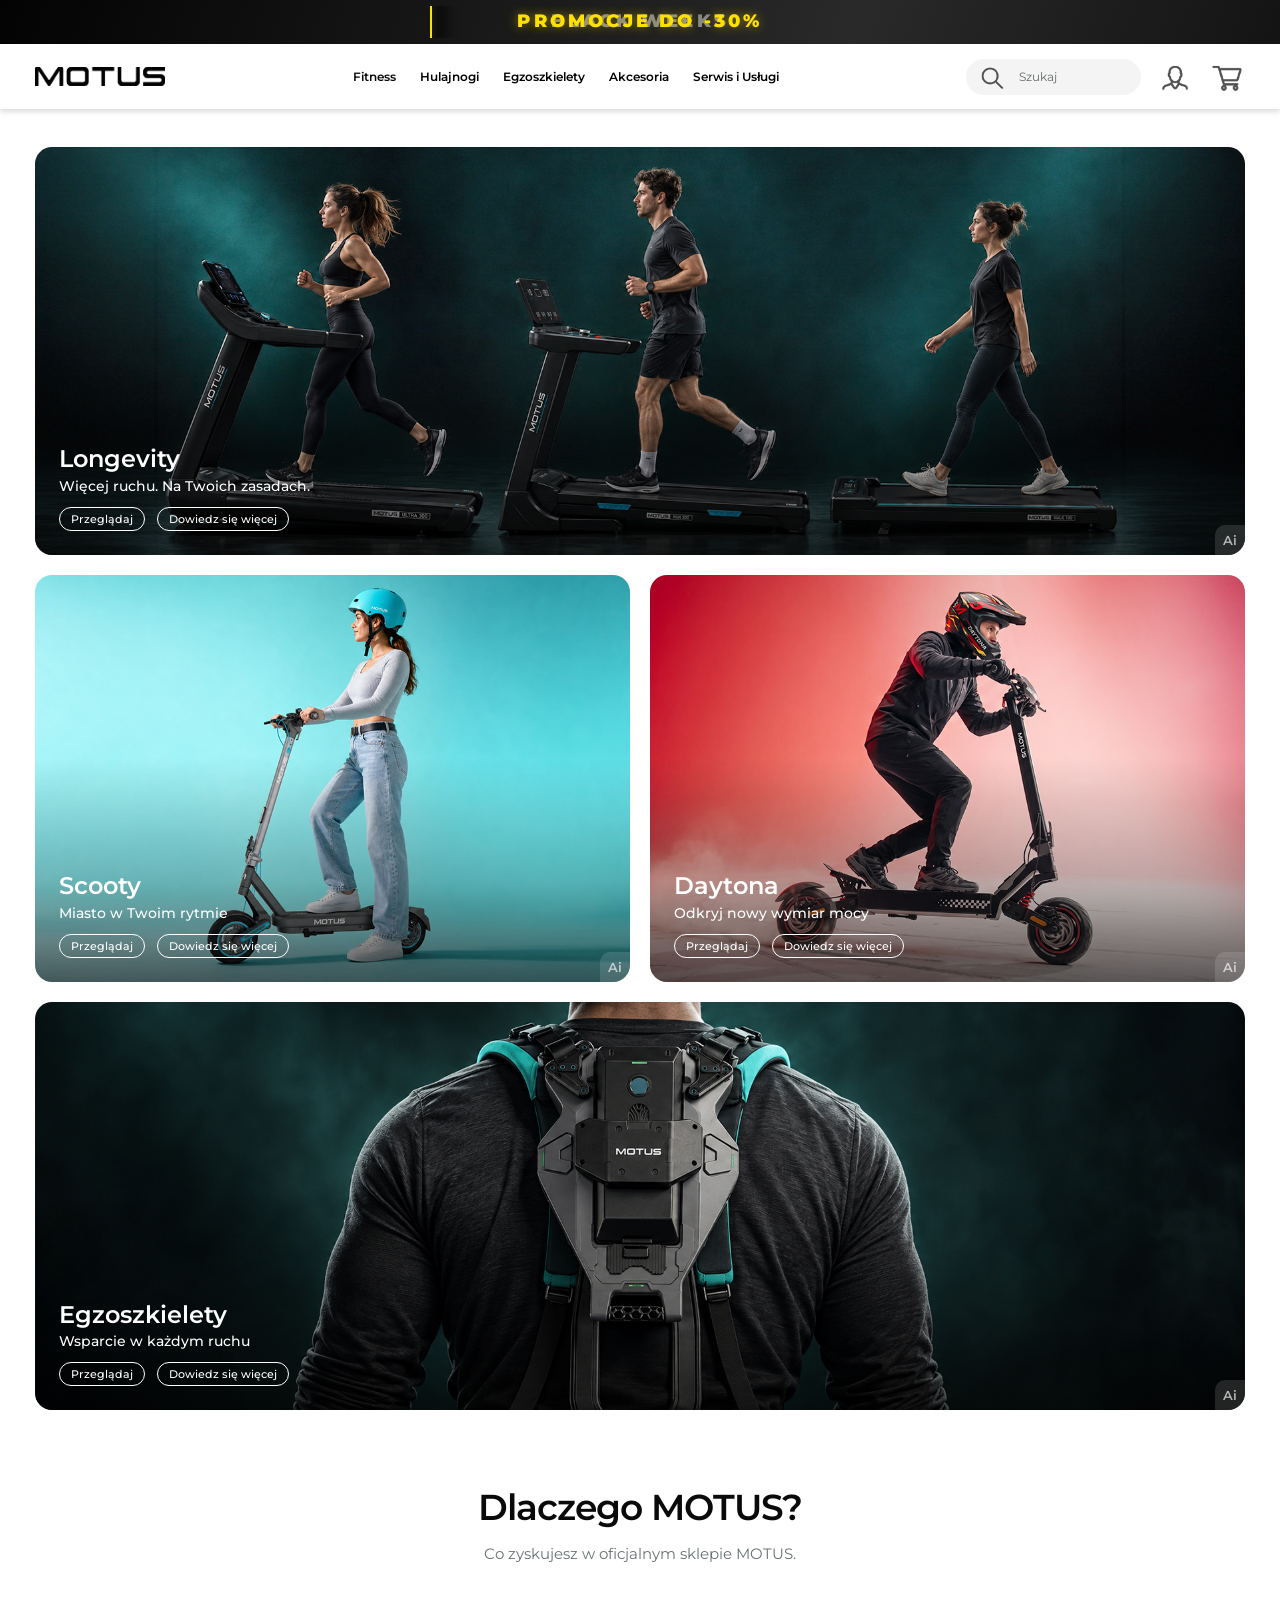
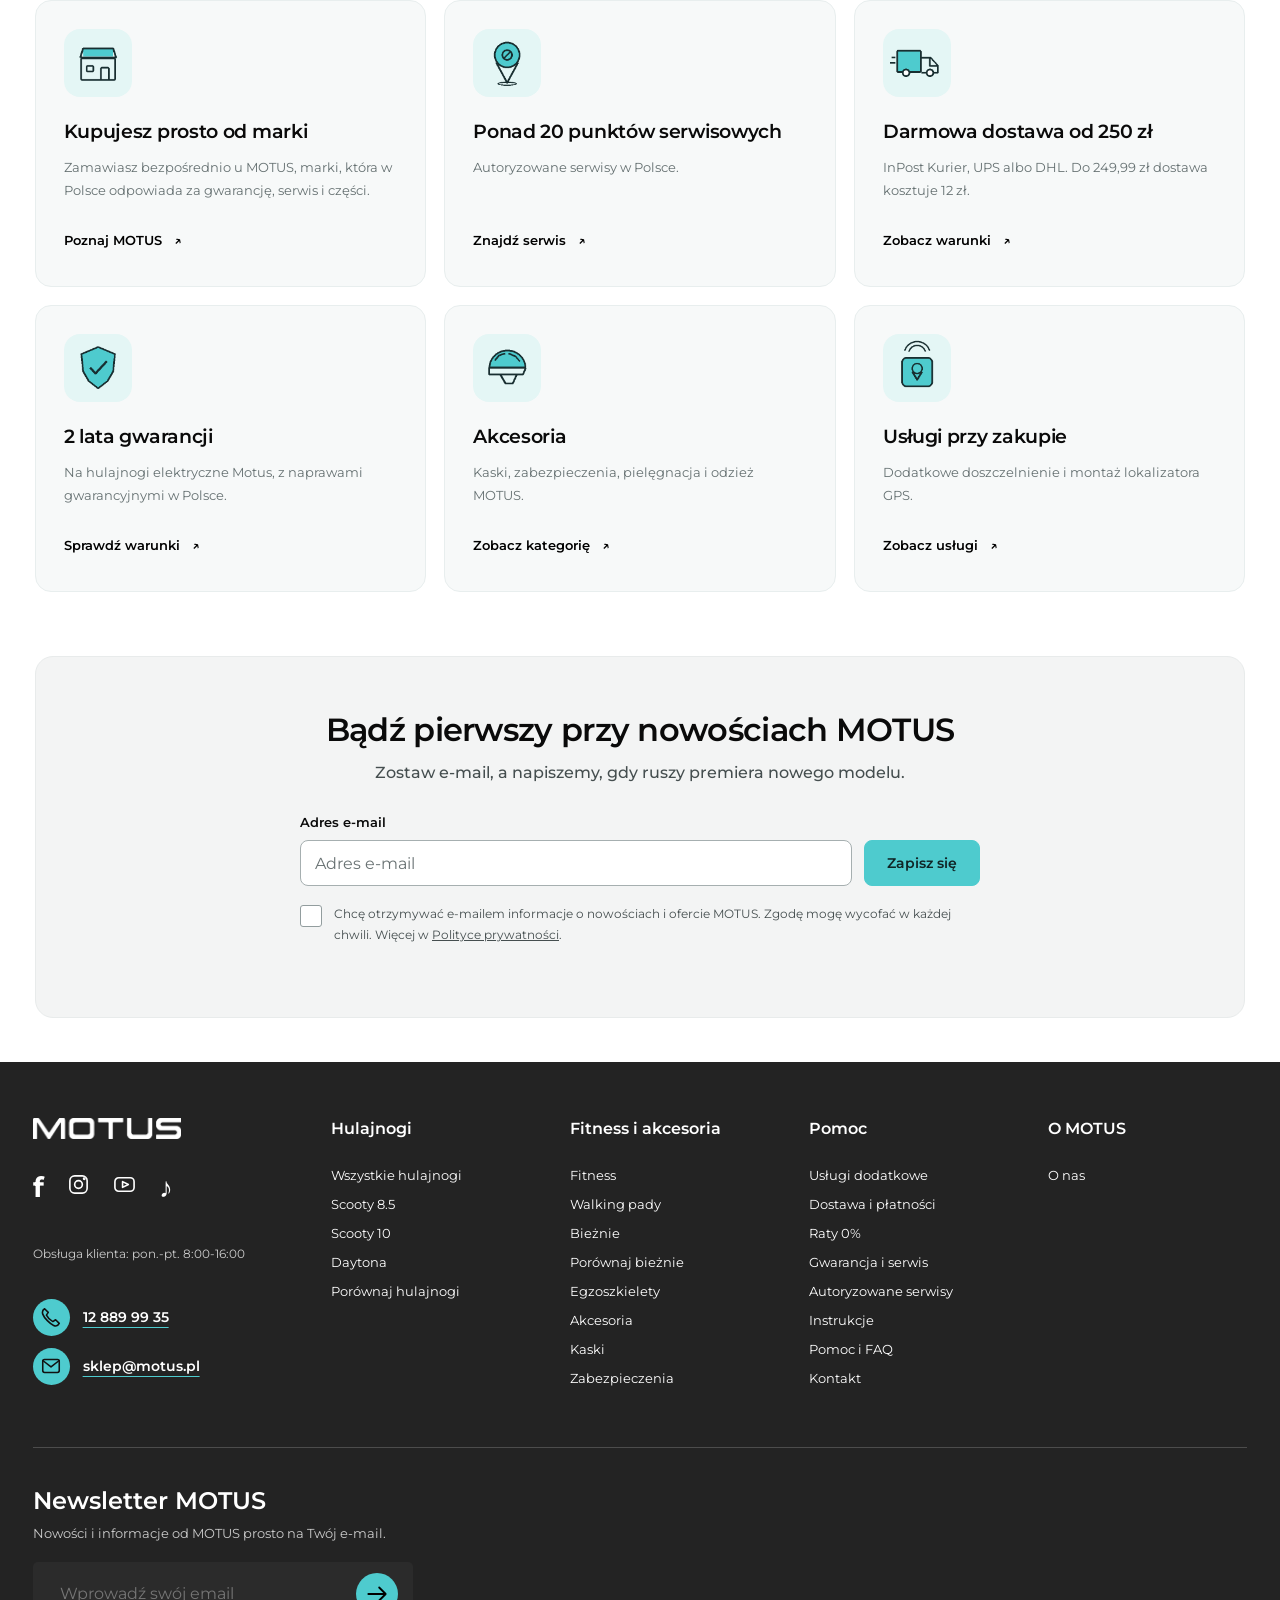
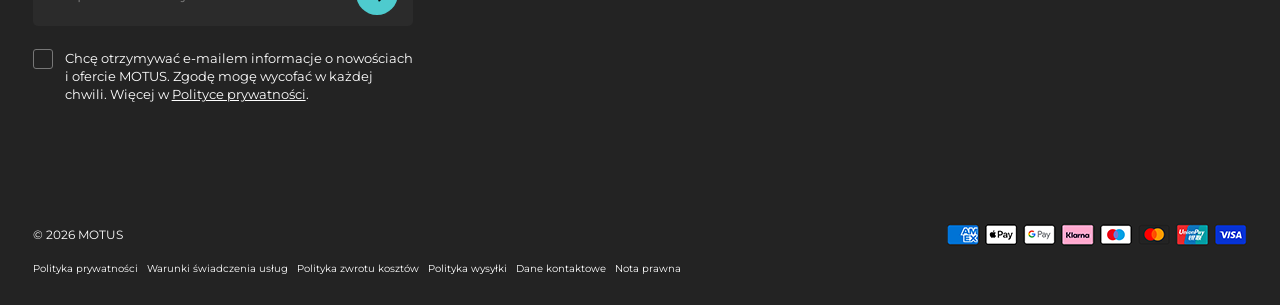
<file: index.html>
<!doctype html>
<html lang="pl"><head><meta charset="utf-8"><meta name="viewport" content="width=device-width, initial-scale=1"><title>MOTUS — Twój ruch</title><meta name="description" content="Odkryj fitness, hulajnogi i egzoszkielety MOTUS. Ruch w Twoim rytmie."><link rel="stylesheet" href="style.css"><link rel="stylesheet" href="black-weeks.css"><link rel="stylesheet" href="mega-menu.css"><script defer src="app.js"></script><script defer src="black-weeks-data.js"></script><script defer src="mega-menu.js"></script></head><body><a class="skip-link" href="#main-content">Przejdź do treści</a>
<svg class="symbols" xmlns="http://www.w3.org/2000/svg"><defs>



<symbol id="arrow" viewBox="0 0 24 24"><path d="M4 12h16m-6-6 6 6-6 6"/></symbol>
<symbol id="phone" viewBox="0 0 24 24"><path d="m5 3 4 4-2 3c2 4 3 5 7 7l3-2 4 4c-3 6-9 1-13-3S0 6 5 3Z"/></symbol>
<symbol id="mail" viewBox="0 0 24 24"><rect x="3" y="5" width="18" height="14" rx="2"/><path d="m3 6 9 7 9-7"/></symbol>
<symbol id="instagram" viewBox="0 0 24 24"><rect x="3" y="3" width="18" height="18" rx="5"/><circle cx="12" cy="12" r="4"/><circle cx="18" cy="6" r=".7"/></symbol>
<symbol id="youtube" viewBox="0 0 24 24"><rect x="2" y="5" width="20" height="14" rx="4"/><path d="m10 9 6 3-6 3Z"/></symbol>
</defs></svg>
<a class="top-strip bw-topbar" href="black-weeks.html" aria-label="BLACK WEEKS — promocje do -30%, zobacz oferty"><span class="bw-strip-messages" aria-hidden="true"><span class="bw-strip-message">BLACK WEEKS</span><span class="bw-strip-message">PROMOCJE DO -30%</span></span></a><header><button class="menu-toggle" type="button" aria-label="Otwórz menu" aria-expanded="false" aria-controls="main-nav"><span></span><span></span><span></span></button><a class="brand" href="index.html" aria-label="MOTUS — strona główna"><img src="assets/motus.png" alt="MOTUS"></a><nav id="main-nav" aria-label="Główna nawigacja"><button type="button" class="nav-inactive" disabled>Fitness</button><button type="button" class="mega-trigger" data-mega="scooters" aria-expanded="false" aria-controls="mega-scooters">Hulajnogi</button><button type="button" class="nav-inactive">Egzoszkielety</button><button type="button" class="nav-inactive">Akcesoria</button><button type="button" class="nav-inactive">Serwis i Usługi</button></nav><div class="tools"><form id="search-form" role="search"><button aria-label="Szukaj"><img class="header-icon" src="assets/icon-search.png" alt=""></button><input aria-label="Wyszukaj produkt" placeholder="Szukaj" maxlength="80"></form><button class="icon-button" data-demo="Panel klienta" aria-label="Konto klienta"><img class="header-icon" src="assets/icon-user.png" alt=""></button><button class="icon-button" data-demo="Twój koszyk jest pusty." aria-label="Koszyk"><img class="header-icon" src="assets/icon-cart.png" alt=""></button></div><div class="mega-shell" id="mega-shell" hidden></div></header><button class="menu-backdrop" type="button" aria-label="Zamknij menu" hidden></button>
<main id="main-content"><section class="tiles" aria-label="Kategorie MOTUS"><article class="tile wide longevity-carousel" aria-label="Longevity"><picture><source media="(max-width: 600px)" srcset="assets/fitness-mobile_1.jpg" width="1080" height="1350"><img class="category-image" width="1816" height="612" fetchpriority="high" src="assets/fitness.jpg" alt="Placeholder grafiki fitness"></picture><button class="ai" type="button" aria-label="Informacja o grafice AI" aria-expanded="false"><span class="ai-mark">Ai</span><span class="ai-copy">Grafika wygenerowana przy użyciu sztucznej inteligencji (AI).</span></button><div class="tile-overlay"><h2>Longevity</h2><p>Więcej ruchu. Na Twoich zasadach.</p><div class="tile-actions"><button type="button" data-category="Longevity">Przeglądaj</button><button type="button" data-demo="Longevity — dowiedz się więcej">Dowiedz się więcej</button></div></div></article><article class="tile" aria-label="Scooty"><picture><source media="(max-width: 600px)" srcset="assets/city-mobile.jpg" width="1080" height="1350"><img class="category-image" width="895" height="612" loading="lazy" src="assets/city.jpg" alt="Placeholder hulajnóg miejskich"></picture><button class="ai" type="button" aria-label="Informacja o grafice AI" aria-expanded="false"><span class="ai-mark">Ai</span><span class="ai-copy">Grafika wygenerowana przy użyciu sztucznej inteligencji (AI).</span></button><div class="tile-overlay"><h2>Scooty</h2><p>Miasto w Twoim rytmie</p><div class="tile-actions"><button type="button" data-category="Scooty">Przeglądaj</button><button type="button" data-demo="Scooty — dowiedz się więcej">Dowiedz się więcej</button></div></div></article><article class="tile" aria-label="Daytona"><picture><source media="(max-width: 600px)" srcset="assets/power-mobile.jpg" width="1080" height="1350"><img class="category-image" width="895" height="612" loading="lazy" src="assets/power.jpg" alt="Placeholder hulajnóg terenowych"></picture><button class="ai" type="button" aria-label="Informacja o grafice AI" aria-expanded="false"><span class="ai-mark">Ai</span><span class="ai-copy">Grafika wygenerowana przy użyciu sztucznej inteligencji (AI).</span></button><div class="tile-overlay"><h2>Daytona</h2><p>Odkryj nowy wymiar mocy</p><div class="tile-actions"><button type="button" data-category="Daytona">Przeglądaj</button><button type="button" data-demo="Daytona — dowiedz się więcej">Dowiedz się więcej</button></div></div></article><article class="tile wide" aria-label="Egzoszkielety"><picture><source media="(max-width: 600px)" srcset="assets/exo-mobile.jpg" width="1080" height="1350"><img class="category-image" width="1816" height="612" loading="lazy" src="assets/exo.jpg" alt="Placeholder egzoszkieletów"></picture><button class="ai" type="button" aria-label="Informacja o grafice AI" aria-expanded="false"><span class="ai-mark">Ai</span><span class="ai-copy">Grafika wygenerowana przy użyciu sztucznej inteligencji (AI).</span></button><div class="tile-overlay"><h2>Egzoszkielety</h2><p>Wsparcie w każdym ruchu</p><div class="tile-actions"><button type="button" data-category="Egzoszkielety">Przeglądaj</button><button type="button" data-demo="Egzoszkielety — dowiedz się więcej">Dowiedz się więcej</button></div></div></article></section>
<section class="why-motus" aria-labelledby="why-title"><div class="section-heading"><h2 id="why-title">Dlaczego MOTUS?</h2><p>Co zyskujesz w oficjalnym sklepie MOTUS.</p></div><div class="benefits-grid"><article class="benefit-card"><div class="benefit-icon"><img src="assets/benefit-store.png" width="64" height="64" loading="lazy" alt=""></div><h3>Kupujesz prosto od marki</h3><p>Zamawiasz bezpośrednio u MOTUS, marki, która w Polsce odpowiada za gwarancję, serwis i części.</p><button type="button" class="text-action" data-demo="Poznaj MOTUS">Poznaj MOTUS<span aria-hidden="true">↗</span></button></article><article class="benefit-card"><div class="benefit-icon"><img src="assets/benefit-service.png" width="64" height="64" loading="lazy" alt=""></div><h3>Ponad 20 punktów serwisowych</h3><p>Autoryzowane serwisy w Polsce.</p><button type="button" class="text-action" data-demo="Znajdź serwis">Znajdź serwis<span aria-hidden="true">↗</span></button></article><article class="benefit-card"><div class="benefit-icon"><img src="assets/benefit-delivery.png" width="64" height="64" loading="lazy" alt=""></div><h3>Darmowa dostawa od 250 zł</h3><p>InPost Kurier, UPS albo DHL. Do 249,99 zł dostawa kosztuje 12 zł.</p><button type="button" class="text-action" data-demo="Zobacz warunki">Zobacz warunki<span aria-hidden="true">↗</span></button></article><article class="benefit-card"><div class="benefit-icon"><img src="assets/benefit-shield.png" width="64" height="64" loading="lazy" alt=""></div><h3>2 lata gwarancji</h3><p>Na hulajnogi elektryczne Motus, z naprawami gwarancyjnymi w Polsce.</p><button type="button" class="text-action" data-demo="Sprawdź warunki">Sprawdź warunki<span aria-hidden="true">↗</span></button></article><article class="benefit-card"><div class="benefit-icon"><img src="assets/benefit-helmet.png" width="64" height="64" loading="lazy" alt=""></div><h3>Akcesoria</h3><p>Kaski, zabezpieczenia, pielęgnacja i odzież MOTUS.</p><button type="button" class="text-action" data-demo="Zobacz kategorię">Zobacz kategorię<span aria-hidden="true">↗</span></button></article><article class="benefit-card"><div class="benefit-icon"><img src="assets/benefit-gps.png" width="64" height="64" loading="lazy" alt=""></div><h3>Usługi przy zakupie</h3><p>Dodatkowe doszczelnienie i montaż lokalizatora GPS.</p><button type="button" class="text-action" data-demo="Zobacz usługi">Zobacz usługi<span aria-hidden="true">↗</span></button></article></div></section><section class="premiere" aria-labelledby="premiere-title"><h1 id="premiere-title">Bądź pierwszy przy nowościach MOTUS</h1><p>Zostaw e-mail, a napiszemy, gdy ruszy premiera nowego modelu.</p><form class="newsletter light" novalidate><label class="signup-label" for="premiere-email">Adres e-mail</label><div class="email-row"><input id="premiere-email" aria-describedby="premiere-status" type="email" autocomplete="email" inputmode="email" aria-label="Adres e-mail" placeholder="Adres e-mail" required maxlength="254"><button type="submit">Zapisz się</button></div><label class="consent"><input type="checkbox" required><span>Chcę otrzymywać e-mailem informacje o nowościach i ofercie MOTUS. Zgodę mogę wycofać w każdej chwili. Więcej w <button type="button" data-demo="Polityka prywatności">Polityce prywatności</button>.</span></label><p id="premiere-status" class="form-status" aria-live="polite" aria-atomic="true"></p></form></section></main>
<footer><div class="footer-top"><section class="contact"><a href="index.html"><img class="footer-logo" src="assets/motus-white.png" alt="MOTUS"></a><div class="socials"><button data-demo="Facebook MOTUS" aria-label="Facebook"><b>f</b></button><button data-demo="Instagram MOTUS" aria-label="Instagram"><svg><use href="#instagram"/></svg></button><button data-demo="YouTube MOTUS" aria-label="YouTube"><svg><use href="#youtube"/></svg></button><button data-demo="TikTok MOTUS" aria-label="TikTok"><b>♪</b></button></div><p>Obsługa klienta: pon.-pt. 8:00-16:00</p><a class="contact-link" href="tel:+48128899935"><i><svg><use href="#phone"/></svg></i>12 889 99 35</a><a class="contact-link" href="mailto:sklep@motus.pl"><i><svg><use href="#mail"/></svg></i>sklep@motus.pl</a></section><section><h2>Hulajnogi</h2><div class="footer-links" data-links="Wszystkie hulajnogi|Scooty 8.5|Scooty 10|Daytona|Porównaj hulajnogi"></div></section><section><h2>Fitness i akcesoria</h2><div class="footer-links" data-links="Fitness|Walking pady|Bieżnie|Porównaj bieżnie|Egzoszkielety|Akcesoria|Kaski|Zabezpieczenia"></div></section><section><h2>Pomoc</h2><div class="footer-links" data-links="Usługi dodatkowe|Dostawa i płatności|Raty 0%|Gwarancja i serwis|Autoryzowane serwisy|Instrukcje|Pomoc i FAQ|Kontakt"></div></section><section><h2>O MOTUS</h2><div class="footer-links" data-links="O nas"></div></section></div><section class="footer-news"><h2>Newsletter MOTUS</h2><p>Nowości i informacje od MOTUS prosto na Twój e-mail.</p><form class="newsletter dark" novalidate><div class="email-row"><input type="email" autocomplete="email" inputmode="email" aria-label="Twój e-mail do newslettera" placeholder="Wprowadź swój email" required maxlength="254"><button type="submit" aria-label="Zapisz się do newslettera"><svg><use href="#arrow"/></svg></button></div><label class="consent"><input type="checkbox" required><span>Chcę otrzymywać e-mailem informacje o nowościach i ofercie MOTUS. Zgodę mogę wycofać w każdej chwili. Więcej w <button type="button" data-demo="Polityka prywatności">Polityce prywatności</button>.</span></label><p class="form-status" aria-live="polite"></p></form></section><div class="footer-bottom"><div><p>© 2026 MOTUS</p><div class="legal" data-links="Polityka prywatności|Warunki świadczenia usług|Polityka zwrotu kosztów|Polityka wysyłki|Dane kontaktowe|Nota prawna"></div></div><img src="assets/payments.png" alt="Placeholder metod płatności"></div></footer>
<dialog id="info-dialog"><button class="close" aria-label="Zamknij">×</button><p class="eyebrow">MOTUS</p><h2></h2><p class="dialog-copy"></p><button class="dialog-ok">Rozumiem</button></dialog><div class="toast" role="status"></div><noscript><p class="no-js">Włącz JavaScript, aby korzystać z formularzy i wyszukiwarki.</p></noscript></body></html>
</file>
<file: style.css>
@font-face{font-family:Montserrat;src:url("assets/Montserrat-Variable.ttf") format("truetype");font-style:normal;font-weight:100 900;font-display:swap}
:root{--aqua:#4ecbce;--yellow:var(--aqua);--ink:#0a0a0a}*{box-sizing:border-box}html{scroll-behavior:smooth}body{margin:0;color:var(--ink);font-family:Montserrat,Arial,Helvetica,sans-serif;background:white;min-width:1100px}button,input{font:inherit}button,a,input{ -webkit-tap-highlight-color:transparent}button,a{touch-action:manipulation}button{cursor:pointer}a{color:inherit}svg{width:26px;height:26px;fill:none;stroke:currentColor;stroke-width:1.7;stroke-linecap:round;stroke-linejoin:round}.symbols{position:absolute;width:0;height:0;overflow:hidden}.top-strip{height:42px;background:var(--aqua)}header{height:74px;display:flex;align-items:center;justify-content:space-between;padding:0 2.7%;box-shadow:0 3px 5px #0002;gap:24px;position:relative;z-index:5;background:#fff}.brand img{width:194px;display:block}nav{display:flex;gap:46px;margin-left:auto;margin-right:auto}nav button{border:0;background:none;font-size:18px;font-weight:600;white-space:nowrap;padding:23px 0;position:relative}.tools{display:flex;align-items:center;gap:22px}#search-form{display:flex;align-items:center;width:220px;background:#f4f4f4;border-radius:30px;padding:5px 13px;transition:box-shadow .2s}#search-form:focus-within{box-shadow:0 0 0 2px var(--aqua)}#search-form button{border:0;background:none;padding:0;display:flex;color:#555}#search-form input{border:0;outline:0;background:transparent;min-width:0;width:100%;padding-left:14px;font-size:18px}.icon-button{padding:3px;border:0;background:none;color:#555;transition:color .2s,transform .2s}.icon-button:hover{color:var(--aqua);transform:translateY(-2px)}.icon-button svg{width:30px;height:30px}main{padding:50px 2.7% 0}.tiles{display:grid;grid-template-columns:1fr 1fr;gap:26px}.tile{display:block;position:relative;border-radius:17px;overflow:hidden;background:#e4eeee;aspect-ratio:895/612;isolation:isolate}.tile.wide{grid-column:1/-1;aspect-ratio:1816/612}.tile img{display:block;width:100%;height:100%;object-fit:cover;transition:transform .65s cubic-bezier(.2,.65,.3,1),filter .4s}.tile:hover img{transform:scale(1.025);filter:brightness(.94)}.premiere{text-align:center;padding:68px 0 60px;min-height:320px}.premiere h1{font-size:36px;margin:0 0 5px;font-weight:600;letter-spacing:-.6px}.premiere>p{font-size:21px;font-weight:600;margin:0 0 25px}.newsletter.light{width:735px;max-width:90%;margin:auto}.email-row{display:flex;align-items:center;gap:12px}.light .email-row input{width:100%;height:36px;border:2px solid #cecece;border-radius:22px;padding:0 18px;font-size:19px;min-width:0}.light .email-row button{border:2px solid black;border-radius:24px;background:white;white-space:nowrap;font-size:18px;font-weight:600;padding:5px 15px;transition:.2s}.light .email-row button:hover{background:black;color:white}.consent{display:flex;gap:12px;text-align:left;align-items:flex-start;cursor:pointer;font-size:12px;line-height:1.4;margin-top:19px}.consent input{appearance:none;flex-shrink:0;margin:0;width:20px;height:20px;border:1px solid #999;border-radius:3px;display:grid;place-items:center;cursor:pointer}.consent input:checked{background:var(--aqua);border-color:var(--aqua)}.consent input:checked:after{content:'✓';font-size:15px;color:#111}.consent button{display:inline;color:inherit;padding:0;border:0;background:none;font-size:inherit;text-decoration:underline}.light .consent span{color:#666}.form-status{font-size:13px;min-height:18px;margin:9px 0 0;text-align:left}.form-status.error{color:#bf2635}.form-status.success{color:#23877d}input[aria-invalid=true]{border-color:#bf2635!important}footer{background:#232323;color:#fff;padding:72px 2.55% 30px}.footer-top{display:grid;grid-template-columns:1.3fr 1fr 1fr 1fr 1fr;gap:60px;padding-bottom:68px;border-bottom:1px solid #ffffff30}.footer-logo{width:148px;display:block}.socials{display:flex;gap:23px;margin-top:34px;align-items:center}.socials button{border:0;padding:0;background:none;color:white;transition:color .2s,transform .2s}.socials button:hover{color:var(--yellow);transform:translateY(-3px)}.socials svg{width:23px;height:23px}.socials b{font-size:28px;line-height:1}.contact>p{font-size:14px;color:#ccc;margin:45px 0 38px}.contact-link{display:flex;align-items:center;gap:13px;font-size:16px;font-weight:600;text-decoration-color:var(--yellow);text-underline-offset:5px;margin-bottom:12px}.contact-link i{border-radius:50%;background:var(--yellow);color:#111;display:grid;place-items:center;width:37px;height:37px}.contact-link svg{width:22px;height:22px}footer h2{font-size:16px;margin:1px 0 29px;font-weight:600}.footer-links{display:flex;align-items:flex-start;flex-direction:column;gap:16px}.footer-links button,.legal button{border:0;background:none;color:inherit;font-size:15px;padding:0;text-align:left;transition:color .2s}.footer-links button:hover,.legal button:hover{color:var(--yellow);text-decoration:underline;text-underline-offset:4px}.footer-news{margin-top:38px;width:453px}.footer-news h2{font-size:24px;margin:0 0 10px}.footer-news>p{font-size:13px;color:#ccc;margin:0 0 21px}.dark .email-row{background:#2b2b2b;border-radius:5px;padding:11px 15px 11px 25px}.dark .email-row input{width:100%;min-width:0;background:transparent;border:0;color:#fff;outline:0;font-size:15px;height:40px}.dark .email-row:focus-within{outline:1px solid var(--yellow)}.dark .email-row button{border:0;width:42px;height:42px;flex-shrink:0;display:grid;place-items:center;background:var(--yellow);border-radius:50%;transition:transform .2s}.dark .email-row button:hover{transform:translateX(3px)}.dark .consent{font-size:13px;line-height:1.4;margin-top:23px}.dark .consent input{width:18px;height:18px;background:transparent;border-color:#777}.dark .consent input:checked{background:var(--yellow)}.dark .form-status.error{color:#ff9aa4}.dark .form-status.success{color:#78ded1}.footer-bottom{display:flex;justify-content:space-between;align-items:flex-end;margin-top:86px;font-size:12px}.footer-bottom p{margin:0 0 20px}.legal{display:flex;gap:12px}.legal button{font-size:12px}.footer-bottom>img{width:300px;height:80px;object-fit:contain;object-position:bottom}dialog{border:0;border-radius:20px;max-width:500px;padding:44px;box-shadow:0 30px 100px #0004}dialog::backdrop{background:#0006;backdrop-filter:blur(5px)}dialog h2{font-size:28px}.dialog-copy{color:#666;line-height:1.6}.eyebrow{color:var(--aqua);letter-spacing:3px;font-size:12px;font-weight:bold}.close{position:absolute;right:15px;top:10px;border:0;background:none;font-size:30px}.dialog-ok{border:0;border-radius:30px;background:var(--aqua);padding:12px 25px;font-weight:bold;margin-top:15px}.toast{position:fixed;bottom:24px;left:50%;transform:translate(-50%,15px);background:#222;color:white;padding:14px 24px;border-radius:10px;opacity:0;pointer-events:none;z-index:20;transition:.3s}.toast.show{opacity:1;transform:translate(-50%,0)}:focus-visible{outline:3px solid #26aeb2;outline-offset:5px}.no-js{position:fixed;bottom:0;background:var(--aqua);padding:14px;width:100%;margin:0}@media(max-width:1500px){.top-strip{height:31px}header{height:65px}.brand img{width:155px}nav{gap:28px}nav button{font-size:14px}.tools{gap:16px}#search-form{width:175px}#search-form input{font-size:14px}main{padding-top:38px}.tiles{gap:20px}.premiere{padding:52px 0 42px;min-height:260px}.premiere h1{font-size:29px}.premiere>p{font-size:17px}.newsletter.light{width:600px}footer{padding-top:56px}.footer-top{gap:40px;padding-bottom:50px}.footer-links{gap:13px}.footer-links button{font-size:13px}.contact>p{font-size:12px}.contact-link{font-size:14px}.footer-news{width:380px}.footer-bottom{margin-top:65px}.legal{gap:9px}.legal button{font-size:10px}}@media(prefers-reduced-motion:reduce){*,*:before,*:after{scroll-behavior:auto!important;transition:none!important;animation:none!important}}

/* Desktop update: raster header icons, expandable AI badge and category hover. */
.header-icon{display:block;width:30px;height:30px;object-fit:contain;transition:filter .2s}#search-form .header-icon{width:26px;height:26px}.icon-button:hover .header-icon{filter:brightness(0) saturate(100%) invert(75%) sepia(40%) saturate(621%) hue-rotate(132deg) brightness(91%) contrast(88%)}
.ai{position:absolute;z-index:3;top:0;right:0;display:flex;align-items:center;gap:0;width:38px;height:38px;padding:0 10px;border:0;border-radius:0 16px 0 10px;background:#ffffff20;color:#ffffffa6;overflow:hidden;text-align:left;white-space:nowrap;transition:width .4s ease,height .4s ease,background .3s,color .3s,padding .4s;cursor:help}.ai-mark{font-size:16px;font-weight:600;flex:none}.ai-copy{font-size:19px;font-weight:600;line-height:1.25;opacity:0;transform:translateX(8px);transition:opacity .2s,transform .3s;margin-left:24px}.ai:hover .ai-copy,.ai:focus-visible .ai-copy,.ai.is-open .ai-copy{opacity:1;transform:none;transition-delay:.1s}.ai-mark{transition:font-size .35s}
.tile-overlay{position:absolute;inset:35% 0 0;display:flex;flex-direction:column;justify-content:flex-end;padding:30px 32px;color:white;background:linear-gradient(0deg,#000f 0%,#000a 37%,#0000 100%);opacity:0;transform:translateY(10px);transition:opacity .35s,transform .35s;pointer-events:none}.tile:hover .tile-overlay,.tile:focus-within .tile-overlay{opacity:1;transform:none;pointer-events:auto}.tile-overlay h2{font-size:30px;line-height:1.2;font-weight:600;margin:0 0 3px}.tile-overlay p{font-size:17px;font-weight:500;margin:0 0 12px}.tile-actions{display:flex;gap:12px}.tile-actions button{border:1px solid white;background:transparent;color:white;font-size:13px;font-weight:500;border-radius:24px;padding:5px 13px;transition:background .2s,color .2s,border-color .2s,transform .2s}.tile-actions button:hover{background:var(--aqua);border-color:var(--aqua);color:#102526;transform:translateY(-2px)}.tile:has(.ai:hover) .tile-overlay{opacity:0;pointer-events:none}.light .email-row button:hover{background:var(--aqua);border-color:var(--aqua);color:#102526}.dialog-ok:hover{filter:brightness(.92)}.contact-link:hover{color:var(--aqua)}
@media(max-width:1500px){.ai{width:30px;height:30px;padding:0 8px}.ai-mark{font-size:12.5px}.ai-copy{font-size:15px;margin-left:20px}.tile-overlay{padding:23px 24px}.tile-overlay h2{font-size:24px}.tile-overlay p{font-size:14px}.tile-actions button{font-size:11px;padding:4px 11px}}

/* Revision 3: compact disclosure, centered signup and rotating information strip. */
nav{gap:32px}nav button{font-size:15px;padding:18px 0;transition:color .2s}nav button:hover,nav button:focus-visible{color:var(--aqua)}
.ai-copy{font-size:11px;line-height:1.2;margin-left:12px;white-space:nowrap;font-weight:500}
.ai:hover,.ai:focus-visible,.ai.is-open{width:410px;height:38px;padding:0 12px;background:#0b2020f2;color:white;border-radius:0 16px 0 10px}
.ai:hover .ai-mark,.ai:focus-visible .ai-mark,.ai.is-open .ai-mark{font-size:16px}
.premiere{display:flex;flex-direction:column;align-items:center;text-align:center;padding:68px 0 60px;min-height:320px}
.premiere h1{width:100%;font-size:36px;line-height:1.25;margin:0 0 5px;letter-spacing:-.6px;font-weight:600}
.premiere>p{width:100%;font-size:21px;line-height:1.4;margin:0 0 25px;font-weight:600}
.premiere .newsletter{margin:0 auto;width:735px;max-width:90%}.premiere .email-row{width:100%}.premiere .email-row input{flex:1}.premiere .consent{width:100%}
.top-strip{height:56px;display:flex;align-items:center;justify-content:center;background:var(--aqua);color:#102526}
.strip-inner{width:540px;display:grid;grid-template-columns:30px 1fr 30px;align-items:center;gap:20px}.strip-message{display:flex;align-items:center;justify-content:center;gap:9px;min-width:0;font-size:13px;line-height:1.3}.strip-text{white-space:nowrap}.strip-icon{display:flex;align-items:center;justify-content:center}.strip-icon svg{width:19px;height:19px;stroke-width:1.5}.strip-prev,.strip-next{border:0;background:none;color:inherit;font-size:23px;line-height:1;padding:4px;transition:transform .2s,opacity .2s}.strip-prev:hover{transform:translateX(-3px)}.strip-next:hover{transform:translateX(3px)}.strip-message.is-changing{animation:strip-fade .35s ease}.strip-message.is-premiere{font-weight:700}
@keyframes strip-fade{from{opacity:0;transform:translateY(5px)}to{opacity:1;transform:translateY(0)}}
@media(max-width:1500px){nav{gap:24px}nav button{font-size:12px}.ai-copy{font-size:10px;margin-left:10px}.ai:hover,.ai:focus-visible,.ai.is-open{width:365px;height:30px;padding:0 9px}.ai:hover .ai-mark,.ai:focus-visible .ai-mark,.ai.is-open .ai-mark{font-size:12.5px}.premiere{padding:52px 0 42px;min-height:260px}.premiere h1{font-size:29px}.premiere>p{font-size:17px}.premiere .newsletter{width:600px}.top-strip{height:42px}}

/* Responsive layout: desktop, tablet and portrait mobile. */
body{min-width:0;overflow-wrap:break-word}.brand{flex-shrink:0}.brand img{width:162px;height:auto}.tile picture{display:block;width:100%;height:100%}.category-image{width:100%;height:100%}.menu-toggle,.menu-backdrop{display:none}.skip-link{position:fixed;top:8px;left:8px;transform:translateY(-160%);background:white;padding:12px;z-index:100}.skip-link:focus{transform:none}.consent input{min-width:20px;min-height:20px}.newsletter input[type=email]{font-size:16px}button{font-family:inherit}dialog{width:min(500px,calc(100% - 32px));max-height:calc(100dvh - 32px);overflow:auto}.strip-inner{max-width:100%}.image-error{overflow-wrap:anywhere}
@media(max-width:1500px){.brand img{width:130px}}
@media(min-width:1025px) and (max-width:1200px){header{gap:16px;padding-inline:24px}nav{gap:17px}nav button{font-size:11px}.tools{gap:10px}#search-form{width:150px}.brand img{width:120px}.footer-top{gap:24px}.footer-bottom{gap:24px}.legal{flex-wrap:wrap}}
@media(max-width:1024px){
header{position:sticky;top:0;height:72px;padding:0 24px;gap:16px;flex-wrap:wrap;z-index:15}.brand img{width:122px}.menu-toggle{display:flex;flex-direction:column;justify-content:center;gap:5px;width:44px;height:44px;flex-shrink:0;border:0;background:none;padding:10px;color:#151515}.menu-toggle span{display:block;width:23px;height:2px;background:currentColor;transition:transform .2s,opacity .2s}.menu-toggle[aria-expanded=true] span:nth-child(1){transform:translateY(7px) rotate(45deg)}.menu-toggle[aria-expanded=true] span:nth-child(2){opacity:0}.menu-toggle[aria-expanded=true] span:nth-child(3){transform:translateY(-7px) rotate(-45deg)}
header nav{display:none;position:absolute;top:100%;left:0;width:min(400px,100%);margin:0;padding:22px 24px 28px;background:white;box-shadow:0 14px 22px #0002;border-top:1px solid #eee;max-height:calc(100dvh - 72px);overflow:auto;flex-direction:column;gap:0}header nav.is-open{display:flex}header nav button{text-align:left;font-size:16px;padding:18px 8px;border-bottom:1px solid #eee}.tools{margin-left:auto;gap:12px}#search-form{width:220px;height:40px}.icon-button{display:grid;place-items:center;width:44px;height:44px}.header-icon{width:25px;height:25px}.menu-backdrop:not([hidden]){display:block;position:fixed;inset:0;z-index:14;background:#0005;border:0;backdrop-filter:blur(2px)}body.menu-open{overflow:hidden}
main{padding:26px 24px 0}.tiles{gap:18px}.tile,.tile.wide{border-radius:14px}.footer-top{grid-template-columns:repeat(4,minmax(0,1fr));gap:30px}.contact{grid-column:1/-1}.contact>p{margin:24px 0 18px}.socials{margin-top:24px}.footer-bottom{align-items:flex-start;gap:28px;flex-direction:column;margin-top:40px}.legal{flex-wrap:wrap;gap:12px}.legal button{font-size:11px}.footer-bottom>img{height:50px;object-position:left}.premiere h1{font-size:27px}.premiere>p{font-size:16px}.premiere{padding:48px 0 38px}
}
/* Touch devices show category information without requiring hover. */
@media(hover:none),(pointer:coarse){.tile-overlay{opacity:1;transform:none;pointer-events:auto}.tile:has(.ai:hover) .tile-overlay{opacity:1;pointer-events:auto}.tile:hover img{transform:none;filter:none}}
@media(max-width:760px){.footer-top{grid-template-columns:repeat(2,minmax(0,1fr))}.footer-links button{font-size:14px}.footer-links{gap:17px}footer{padding:40px 24px 24px}.footer-news{width:100%;max-width:453px}.premiere .newsletter{max-width:100%}#search-form{width:180px}.ai-copy{white-space:normal}.ai:hover,.ai:focus-visible,.ai.is-open{max-width:100%;width:330px;height:38px}.ai{height:38px;width:38px;padding:0 10px}.ai-mark,.ai:hover .ai-mark,.ai:focus-visible .ai-mark,.ai.is-open .ai-mark{font-size:16px}}
@media(max-width:600px){
.top-strip{height:44px}.strip-inner{width:100%;padding:0 10px;grid-template-columns:36px 1fr 36px;gap:4px}.strip-prev,.strip-next{width:36px;height:40px;display:grid;place-items:center;font-size:21px}.strip-message{font-size:10px;gap:6px;line-height:1.3}.strip-text{white-space:normal;text-align:center}.strip-icon svg{width:17px;height:17px;flex-shrink:0}
header{height:112px;padding:10px 16px 8px;gap:4px 10px;display:grid;grid-template-columns:40px 1fr auto;grid-template-rows:40px 40px}.menu-toggle{width:40px;height:40px;padding:8px}.brand img{width:110px}.tools{display:contents}.tools .icon-button{grid-column:3;grid-row:1;width:40px;height:40px}.tools .icon-button[data-demo="Panel klienta"]{display:none}#search-form{grid-column:1/-1;grid-row:2;width:100%;height:38px;border-radius:8px;padding:0 12px}#search-form input{font-size:16px;padding-left:10px;height:38px}#search-form button{min-width:28px;min-height:34px;align-items:center}#search-form .header-icon{width:21px;height:21px}header nav{max-height:calc(100dvh - 112px);width:100%;padding:12px 18px 24px}header nav::after{content:'MOTUS · Ruch w Twoim rytmie';font-size:11px;color:#777;padding:24px 8px 0}
main{padding:16px 12px 0}.tiles{grid-template-columns:minmax(0,1fr);gap:14px}.tile,.tile.wide{grid-column:auto;aspect-ratio:1080/1350;border-radius:14px}.tile-overlay,.tile:hover .tile-overlay,.tile:focus-within .tile-overlay,.tile:has(.ai:hover) .tile-overlay{inset:35% 0 0;opacity:1;transform:none;pointer-events:auto;padding:22px 20px;background:linear-gradient(0deg,#000e 0%,#0008 48%,#0000 100%)}.tile-overlay h2{font-size:26px;font-weight:600;margin-bottom:5px}.tile-overlay p{font-size:13px;line-height:1.5;margin:0 0 14px}.tile-actions{gap:8px;flex-wrap:wrap}.tile-actions button{font-size:11px;min-height:40px;padding:8px 14px;border-radius:24px}.tile:hover img{transform:none;filter:none}.ai{width:34px;height:34px;border-radius:0 14px 0 9px;padding:0 9px}.ai-mark,.ai:hover .ai-mark,.ai:focus-visible .ai-mark,.ai.is-open .ai-mark{font-size:14px}.ai-copy{font-size:9px;line-height:1.3;margin-left:10px}.ai:hover,.ai:focus-visible,.ai.is-open{width:min(310px,100%);height:34px;padding:0 9px;border-radius:0 14px 0 9px}
.premiere{padding:42px 8px 34px;min-height:0}.premiere h1{font-size:25px;line-height:1.25;max-width:360px;letter-spacing:-.6px;margin-bottom:12px;text-wrap:balance}.premiere>p{font-size:14px;line-height:1.6;font-weight:500;max-width:360px;margin-bottom:22px}.premiere .newsletter{width:100%;max-width:420px}.light .email-row{flex-direction:column;align-items:stretch;gap:10px}.light .email-row input{flex:auto;width:100%;height:46px;padding:0 15px;border-radius:8px}.light .email-row button{height:44px;border:0;border-radius:8px;background:var(--aqua);color:#102526;font-size:14px}.consent{font-size:11px;line-height:1.6;gap:10px;margin-top:16px}.form-status{font-size:12px;line-height:1.5}.dark .consent{font-size:11px}.dark .email-row{padding:8px 12px 8px 15px}.dark .email-row input{font-size:16px}.dark .email-row button{width:40px;height:40px}
footer{padding:36px 20px 25px}.footer-top{gap:32px 18px;padding-bottom:32px}.footer-logo{width:120px}.socials{gap:12px;margin-top:17px}.socials button{width:38px;height:38px;display:grid;place-items:center}.socials b{font-size:25px}.contact>p{font-size:11px;margin:22px 0 17px}.contact-link{font-size:13px;min-height:40px}.contact-link i{width:32px;height:32px}.footer-top h2{font-size:13px;margin-bottom:20px}.footer-links{gap:3px}.footer-links button{font-size:12px;min-height:36px;line-height:1.5;padding:6px 0}.footer-news{margin-top:30px}.footer-news h2{font-size:21px}.footer-news>p{font-size:11px;line-height:1.6}.footer-bottom{margin-top:35px;gap:17px}.footer-bottom p{font-size:10px;margin-bottom:16px}.legal{gap:3px 12px}.legal button{font-size:10px;min-height:32px}.footer-bottom>img{width:260px;max-width:100%;height:auto}.toast{width:calc(100% - 32px);font-size:12px;line-height:1.5}dialog{padding:32px 24px}dialog h2{font-size:23px}.dialog-copy{font-size:14px}.dialog-ok{min-height:44px}
}
@media(max-width:360px){.strip-message{font-size:9px}.tile-overlay{padding:18px 16px!important}.tile-overlay h2{font-size:23px}.tile-actions button{font-size:10px;padding:8px 11px}.premiere h1{font-size:23px}.ai-copy{font-size:8.5px}.ai:hover,.ai:focus-visible,.ai.is-open{width:285px}}
@media(prefers-reduced-motion:reduce){*,*::before,*::after{animation:none!important;transition:none!important;scroll-behavior:auto!important}}

.mobile-account{display:none}@media(max-width:600px){header nav .mobile-account{display:block}}

/* Why MOTUS and purchase reassurance. Shared PNG assets for both sections. */
.why-motus{padding-top:76px}.section-heading{text-align:center;margin-bottom:34px}.section-heading h2{font-size:36px;font-weight:600;letter-spacing:-1px;line-height:1.2;margin:0 0 12px}.section-heading p{margin:0;font-size:15px;line-height:1.6;color:#697273}.benefits-grid{display:grid;grid-template-columns:repeat(3,minmax(0,1fr));gap:18px}.benefit-card{min-width:0;display:flex;flex-direction:column;align-items:flex-start;padding:28px;border:1px solid #e8eeee;border-radius:16px;background:#f7f9f9;transition:background .25s,border-color .25s,transform .25s}.benefit-card:hover{background:#f0fafa;border-color:var(--aqua);transform:translateY(-4px)}.benefit-icon{width:68px;height:68px;border-radius:16px;background:#e4f6f5;display:grid;place-items:center;margin-bottom:22px}.benefit-icon img{display:block;width:56px;height:56px;object-fit:contain}.benefit-card h3{font-size:19px;font-weight:600;line-height:1.35;letter-spacing:-.3px;margin:0 0 12px}.benefit-card>p{font-size:13px;line-height:1.75;color:#657071;margin:0 0 20px}.text-action{margin-top:auto;border:0;background:none;padding:8px 0;display:flex;align-items:center;gap:12px;font-size:13px;font-weight:600;text-align:left;min-height:36px;transition:color .2s}.text-action span{transition:transform .2s}.text-action:hover{color:#228c8f}.text-action:hover span{transform:translate(2px,-2px)}.purchase-benefits{padding:12px 0 60px}.purchase-benefits ul{list-style:none;margin:0;padding:0;display:grid;grid-template-columns:repeat(4,minmax(0,1fr));gap:16px}.purchase-benefits li{min-width:0;display:flex;align-items:flex-start;gap:16px;padding:26px 22px;border-radius:14px;background:#f5f7f7}.purchase-icon{width:52px;height:52px;border-radius:50%;display:grid;place-items:center;background:#d9f2f1;flex-shrink:0}.purchase-icon img{display:block;width:38px;height:38px;object-fit:contain}.purchase-benefits h3{font-size:16px;font-weight:500;line-height:1.5;margin:0 0 7px}.purchase-benefits p{font-size:12px;color:#687273;line-height:1.6;margin:0}.payment-action{border:0;background:none;color:inherit;text-decoration:underline;text-underline-offset:4px;text-align:left;padding:0;font:inherit;transition:color .2s}.payment-action:hover{color:#228c8f}
@media(min-width:1700px){.benefits-grid{grid-template-columns:repeat(6,minmax(0,1fr))}.benefit-card{padding:24px 22px}.benefit-card h3{font-size:17px}}
@media(max-width:1200px){.purchase-benefits ul{grid-template-columns:repeat(2,minmax(0,1fr))}.why-motus{padding-top:56px}.section-heading h2{font-size:30px}}
@media(max-width:760px){.benefits-grid{grid-template-columns:repeat(2,minmax(0,1fr));gap:14px}.benefit-card{padding:22px}.section-heading h2{font-size:28px}.purchase-benefits li{padding:22px 18px;gap:12px}.purchase-benefits h3{font-size:14px}}
@media(max-width:600px){.why-motus{padding:40px 4px 0}.section-heading{margin-bottom:22px}.section-heading h2{font-size:27px;letter-spacing:-.6px;margin-bottom:9px}.section-heading p{font-size:12px}.benefits-grid{grid-template-columns:minmax(0,1fr);gap:12px}.benefit-card{display:grid;grid-template-columns:50px minmax(0,1fr);gap:0 16px;padding:20px;border-radius:14px}.benefit-icon{grid-column:1;grid-row:1/4;width:50px;height:50px;border-radius:13px;margin:0}.benefit-icon img{width:43px;height:43px}.benefit-card h3{grid-column:2;font-size:16px;line-height:1.4;margin:0 0 8px}.benefit-card>p{grid-column:2;font-size:12px;line-height:1.65;margin:0 0 8px}.text-action{grid-column:2;font-size:12px;min-height:44px;margin:0;padding:8px 0}.benefit-card:hover{transform:none}.purchase-benefits{padding:0 4px 36px}.purchase-benefits ul{grid-template-columns:minmax(0,1fr);gap:10px}.purchase-benefits li{align-items:center;padding:18px 20px;gap:16px}.purchase-icon{width:46px;height:46px}.purchase-icon img{width:34px;height:34px}.purchase-benefits h3{font-size:14px;margin-bottom:4px}.purchase-benefits p{font-size:11px}.payment-action{min-height:30px}.text-action:hover,.payment-action:hover{color:#228c8f}}
@media(prefers-reduced-motion:reduce){.benefit-card,.text-action,.text-action span,.payment-action{transition:none}}

/* Signup: neutral surface, consistent typography and clear form states. */
.premiere{background:#f3f4f4;border:1px solid #e8ebeb;border-radius:18px;margin:64px 0 44px;padding:52px 32px 40px;min-height:0;gap:0;font-family:Montserrat,Arial,Helvetica,sans-serif}.premiere h1{font-size:32px;line-height:1.3;font-weight:600;letter-spacing:-.7px;margin:0 0 10px;max-width:900px;text-wrap:balance}.premiere>p{font-size:16px;line-height:1.65;font-weight:500;color:#454e4f;margin:0 0 26px;max-width:760px}.premiere .newsletter{width:680px;max-width:100%;margin:0 auto}.signup-label{display:block;text-align:left;font-size:13px;font-weight:600;line-height:1.5;margin-bottom:8px}.premiere .email-row{gap:12px;align-items:stretch}.premiere .email-row input{height:46px;background:#fff;border:1px solid #a6afb0;border-radius:8px;font-size:16px;line-height:1.5;padding:10px 14px}.premiere .email-row input::placeholder{color:#697273;opacity:1}.premiere .email-row button{min-height:46px;flex-shrink:0;border-radius:8px;border:1px solid var(--aqua);background:var(--aqua);color:#102526;font-size:14px;line-height:1.5;font-weight:600;padding:10px 22px;transition:background .2s,border-color .2s}.premiere .email-row button:hover{background:#74d6d8;border-color:#74d6d8;color:#102526}.premiere .consent{gap:12px;font-size:12px;line-height:1.7;margin-top:18px}.premiere .consent span{color:#454e4f}.premiere .consent input{width:22px;height:22px;min-width:22px;min-height:22px;border-color:#929d9e;background:#fff;margin-top:1px}.premiere .consent input:checked{background:var(--aqua);border-color:#25888a}.premiere .consent button:hover{color:#176669}.premiere .form-status{font-size:12px;line-height:1.6;min-height:20px;margin:12px 0 0}.premiere .form-status.error{color:#a31f31}.premiere .form-status.success{color:#19685e}.premiere :focus-visible{outline:3px solid #216b6e;outline-offset:3px}.purchase-benefits{padding-top:0}
@media(max-width:1024px){.premiere{margin:48px 0 32px;padding:42px 28px 32px}.premiere h1{font-size:28px}.premiere>p{font-size:15px}}
@media(max-width:600px){.premiere{margin:32px 0 26px;padding:30px 20px 24px;border-radius:14px}.premiere h1{font-size:24px;line-height:1.3;letter-spacing:-.5px;max-width:360px;margin-bottom:12px}.premiere>p{font-size:13px;line-height:1.7;margin-bottom:22px}.premiere .newsletter{width:100%;max-width:420px}.signup-label{font-size:12px}.premiere .email-row{flex-direction:column;gap:10px}.premiere .email-row input{flex:auto;width:100%;height:48px}.premiere .email-row button{min-height:46px;width:100%}.premiere .consent{font-size:11px;line-height:1.7;gap:10px;margin-top:16px}.premiere .form-status{margin-top:10px}}
@media(prefers-reduced-motion:reduce){.premiere .email-row button{transition:none}}

/* Floating navigation: compact frosted surface after scrolling. */
header{position:sticky;top:0;transition:background-color .25s,box-shadow .25s,backdrop-filter .25s;isolation:isolate}header.is-scrolled{background:rgb(255 255 255 / .78);backdrop-filter:blur(18px) saturate(140%);-webkit-backdrop-filter:blur(18px) saturate(140%);box-shadow:0 4px 20px #122c2d12}header.is-scrolled:hover,header.is-scrolled:focus-within,body.menu-open header{background:#fff;box-shadow:0 3px 12px #122c2d1a;backdrop-filter:none;-webkit-backdrop-filter:none}header .brand img{transition:transform .25s;transform-origin:left center}header.is-scrolled .brand img{transform:scale(.92)}header.is-scrolled:hover .brand img,header.is-scrolled:focus-within .brand img{transform:scale(1)}
@media(min-width:1025px){header{height:74px;max-height:74px;transition:max-height .25s,background-color .25s,box-shadow .25s,backdrop-filter .25s}header.is-scrolled{max-height:60px}header.is-scrolled:hover,header.is-scrolled:focus-within{max-height:74px}}
@media(min-width:1025px) and (max-width:1500px){header{height:65px;max-height:65px}header.is-scrolled{max-height:56px}header.is-scrolled:hover,header.is-scrolled:focus-within{max-height:65px}}
@media(hover:none),(pointer:coarse){header.is-scrolled{background:rgb(255 255 255 / .94)}header.is-scrolled .brand img{transform:none}}
@supports not (backdrop-filter:blur(1px)){header.is-scrolled{background:rgb(255 255 255 / .96)}}
html{scroll-padding-top:100px}#main-content{scroll-margin-top:20px}
@media(max-width:600px){html{scroll-padding-top:128px}}
@media(prefers-reduced-motion:reduce){header,header .brand img{transition:none}}

/* Search typography aligned with the main navigation. */
#search-form input{font-size:13px;line-height:1.5}#search-form input::placeholder{font-size:inherit;opacity:1;color:#62696a}
@media(max-width:1500px){#search-form input{font-size:12px}}
@media(max-width:1024px){#search-form input{font-size:14px}}
@media(max-width:600px){#search-form input{font-size:16px}#search-form input::placeholder{font-size:13px}}

/* Longevity mobile carousel: images rotate independently of the text. */
.longevity-slides,.longevity-controls{display:none}
@media(max-width:600px){.longevity-slides{display:block;position:absolute;inset:0;z-index:0;pointer-events:none}.longevity-slides img{position:absolute;inset:0;width:100%;height:100%;object-fit:cover;opacity:0;transition:opacity .65s ease;transform:none!important;filter:none!important}.longevity-slides img.is-current{opacity:1}.longevity-carousel .tile-overlay{z-index:1}.longevity-carousel .ai{z-index:3}.longevity-controls{position:absolute;top:10px;left:10px;z-index:4;display:flex;align-items:center;gap:0;padding:0 4px;border-radius:25px;background:#10252680;backdrop-filter:blur(8px)}.longevity-controls button{width:32px;height:34px;border:0;background:none;color:white;display:grid;place-items:center;padding:0}.longevity-dot::before{content:'';width:6px;height:6px;border-radius:50%;background:#ffffff70;transition:width .2s,background .2s}.longevity-dot[aria-pressed=true]::before{width:17px;border-radius:5px;background:#fff}.longevity-pause{font-size:13px;border-left:1px solid #ffffff30!important;margin-left:3px}.longevity-controls button:focus-visible{outline:2px solid white;outline-offset:0;border-radius:20px}}
@media(prefers-reduced-motion:reduce){.longevity-slides img,.longevity-dot::before{transition:none}}

/* Revision 11: persistent category copy, softer shading and bottom AI label. */
.tile .tile-overlay,.tile:hover .tile-overlay,.tile:focus-within .tile-overlay,.tile:has(.ai:hover) .tile-overlay{opacity:1;transform:none;pointer-events:auto;background:linear-gradient(0deg,rgba(0,0,0,.62) 0%,rgba(0,0,0,.25) 38%,rgba(0,0,0,0) 85%);padding-bottom:58px}
.tile .ai,.tile .ai:hover,.tile .ai:focus-visible,.tile .ai.is-open{top:auto;bottom:0;right:0;border-radius:10px 0 16px 0}
.tile:hover .category-image{filter:none}
@media(max-width:600px){.tile .tile-overlay,.tile:hover .tile-overlay,.tile:focus-within .tile-overlay,.tile:has(.ai:hover) .tile-overlay{padding-bottom:54px;background:linear-gradient(0deg,rgba(0,0,0,.62) 0%,rgba(0,0,0,.22) 45%,rgba(0,0,0,0) 90%)}.tile .ai,.tile .ai:hover,.tile .ai:focus-visible,.tile .ai.is-open{border-radius:9px 0 14px 0}}
@media(max-width:360px){.tile .tile-overlay{padding-bottom:54px!important}}

/* Revision 12: equal copy insets and tap-controlled mobile disclosure. */
.tile{--copy-inset:32px}.tile .tile-overlay{padding:var(--copy-inset)!important;transition:padding-bottom .3s ease}
@media(max-width:1500px){.tile{--copy-inset:24px}}
@media(max-width:600px){
 .tile{--copy-inset:20px}
 .tile .ai,.tile .ai:hover,.tile .ai:focus-visible{width:34px;height:34px;padding:0 9px;background:#ffffff20;color:#ffffffa6}
 .tile .ai .ai-copy,.tile .ai:hover .ai-copy,.tile .ai:focus-visible .ai-copy{opacity:0;transform:translateX(8px);transition:opacity .2s,transform .3s;pointer-events:none}
 .tile .ai.is-open{width:min(310px,100%);height:34px;padding:0 9px;background:#0b2020f2;color:#fff}
 .tile .ai.is-open .ai-copy{opacity:1;transform:none;transition-delay:.1s}
 .tile.ai-expanded .tile-overlay{padding-bottom:calc(var(--copy-inset) + 40px)!important}
}
@media(max-width:360px){.tile{--copy-inset:16px}.tile .ai.is-open{width:min(285px,100%)}}
@media(prefers-reduced-motion:reduce){.tile .tile-overlay{transition:none}}
</file>
<file: black-weeks.css>
:root{--bw-yellow:#ffe100;--bw-black:#111;--bw-header-height:74px}
a.bw-topbar{display:flex;position:relative;overflow:hidden;height:56px;min-height:44px;padding:8px 20px;background:linear-gradient(110deg,#030303 0%,#292929 28%,#080808 50%,#303030 74%,#030303 100%);background-size:240% 100%;animation:bw-strip-flow 9s ease-in-out infinite;text-decoration:none;color:var(--bw-yellow);font-size:20px;font-weight:800;line-height:1.3;letter-spacing:4px;text-align:center;isolation:isolate;transition:color .2s}a.bw-topbar:hover{color:#fff08b}a.bw-topbar:focus-visible{outline:3px solid var(--bw-yellow);outline-offset:-5px}a.bw-topbar span{position:relative}a.bw-topbar[aria-current=page] span{text-decoration:none}@keyframes bw-strip-flow{0%,100%{background-position:0% 50%}50%{background-position:100% 50%}}
.bw-page{background:#fff}.bw-page header nav a{padding:18px 0;text-decoration:none;white-space:nowrap;font-size:15px;font-weight:600;transition:color .2s}.bw-page header nav a:hover{color:#228c8f}.bw-page .bw-main{padding-top:0}.bw-breadcrumb{display:flex;align-items:center;gap:12px;font-size:11px;color:#777;padding:26px 0}.bw-breadcrumb a{text-decoration:none;color:#454545}.bw-breadcrumb a:hover{text-decoration:underline}.bw-hero{aspect-ratio:1816/612;border-radius:17px;overflow:hidden;background:#151515}.bw-hero picture,.bw-hero img{width:100%;height:100%;display:block;object-fit:cover}.bw-intro{display:grid;grid-template-columns:1.1fr 1fr;align-items:end;gap:60px;padding:64px 0 45px}.bw-kicker{font-size:11px;line-height:1.6;font-weight:700;letter-spacing:2px;color:#6c7172;margin:0 0 16px}.bw-intro h1{font-size:clamp(46px,4.4vw,80px);line-height:1.04;font-weight:650;letter-spacing:-3px;margin:0}.bw-intro h1 span{color:#8a8e8f}.bw-intro-copy{max-width:510px;padding-bottom:5px}.bw-intro-copy>p:first-child{font-weight:600;color:#191919;font-size:22px;line-height:1.4;margin:0 0 12px}.bw-intro-copy>p{font-size:14px;line-height:1.8;color:#6d7374;margin:0 0 18px}.bw-inline-link{font-size:12px;font-weight:600;text-decoration:none;display:inline-flex;gap:20px;padding:7px 0;border-bottom:1px solid #222}.bw-inline-link:hover{color:#25888b}.bw-dates{color:#111!important;font-weight:600}.bw-category-nav{position:sticky;top:calc(var(--bw-header-height) + 10px);z-index:10;display:grid;grid-template-columns:repeat(3,minmax(0,1fr));gap:1px;background:#e7e7e7;border:1px solid #e7e7e7;border-radius:12px;overflow:hidden;box-shadow:0 4px 18px #00000008}.bw-category-nav a{padding:20px 24px;display:flex;align-items:center;gap:16px;background:#f8f8f8;text-decoration:none;color:#797d7e;font-size:11px;transition:background .2s,color .2s;min-width:0}.bw-category-nav strong{font-size:16px;font-weight:600;color:#171717}.bw-category-nav a>span{margin-left:auto;font-size:11px}.bw-category-nav a:hover{background:#eeeeeb}.bw-category-nav a.is-active{background:var(--bw-yellow);color:#34331c}.bw-category-nav a.is-active strong{color:#111}.bw-shopping-tools{display:flex;align-items:center;justify-content:space-between;padding:28px 0 0;gap:20px;color:#6a7172;font-size:12px}.bw-shopping-tools>p{margin:0}.bw-shopping-tools label{display:flex;align-items:center;gap:10px}.bw-shopping-tools select{font:inherit;border:1px solid #dedede;background:#fff;border-radius:8px;color:#242424;min-height:40px;padding:8px 30px 8px 12px;max-width:220px}.bw-product-section{padding:66px 0 12px;scroll-margin-top:calc(var(--bw-header-height) + 115px)}.bw-section-head{display:flex;align-items:center;justify-content:space-between;gap:24px;margin-bottom:28px}.bw-section-head h2{font-size:36px;line-height:1.2;font-weight:600;letter-spacing:-1.1px;margin:0 0 10px}.bw-section-head .bw-kicker{margin-bottom:10px}.bw-section-head div>p:last-child{font-size:14px;color:#6d7374;line-height:1.7;margin:0}.bw-section-mark{font-size:82px;font-weight:500;letter-spacing:-5px;line-height:1;color:#e3e5e5}.bw-product-grid{display:grid;grid-template-columns:repeat(3,minmax(0,1fr));gap:24px}.bw-card{border:1px solid #ededed;border-radius:22px;overflow:hidden;background:#f8f8f8;min-width:0;display:flex;flex-direction:column;transition:box-shadow .25s,transform .25s,border-color .25s}.bw-card:hover{box-shadow:0 12px 32px #0000000b;border-color:#d0d4d4;transform:translateY(-3px)}.bw-card-media{position:relative;aspect-ratio:1/1;background:#f8f8f8;display:grid;place-items:center;overflow:hidden}.bw-card-media>img{width:100%;height:100%;object-fit:contain;padding:24px;transition:transform .5s}.bw-card:hover .bw-card-media>img{transform:scale(1.035)}.bw-offer-label{position:absolute;z-index:1;left:20px;top:20px;background:linear-gradient(110deg,#050505,#2c2c2c);color:var(--bw-yellow);font-size:10px;letter-spacing:1.2px;font-weight:800;padding:9px 12px;border-radius:5px;line-height:1.2}.bw-discount{position:absolute;right:20px;top:20px;background:var(--bw-yellow);padding:8px 10px;font-size:12px;font-weight:700;border-radius:5px}.bw-card-info{padding:0 28px 22px;display:flex;flex-direction:column;flex:1}.bw-card-brand{font-size:9px;letter-spacing:1.3px;color:#8b8f90;margin:0 0 8px}.bw-card-title-row{display:flex;align-items:flex-start;gap:14px;justify-content:space-between}.bw-card h3{font-size:19px;font-weight:500;line-height:1.35;letter-spacing:-.4px;margin:0;min-width:0}.bw-price{font-size:18px;font-weight:650;line-height:1.4;white-space:nowrap;text-align:right}.bw-price.pending{font-size:12px;font-weight:500;color:#777}.bw-card-tagline{font-size:12px;color:#777f80;line-height:1.6;margin:12px 0 0}.bw-price-reference{font-size:10px;line-height:1.6;color:#6c7273;margin:12px 0 0}.bw-card-features{margin:0;list-style:none;display:grid;grid-template-columns:repeat(3,minmax(0,1fr));gap:0;border-block:1px solid #ebeded;background:#fff;padding:16px 16px}.bw-card-features li{display:flex;align-items:center;gap:8px;min-width:0;padding:0 10px;border-right:1px solid #eee}.bw-card-features li:last-child{border:0}.bw-card-features svg{width:17px;height:17px;flex-shrink:0;stroke-width:1.4}.bw-card-features strong{font-size:11px;line-height:1.3;font-weight:650;display:block;overflow-wrap:anywhere}.bw-card-features small{font-size:9px;line-height:1.5;color:#858a8b;display:block;margin-top:3px}.bw-card-action{background:#fff;padding:14px 20px}.bw-card-action a,.bw-card-action button{display:flex;align-items:center;justify-content:space-between;gap:10px;width:100%;font:inherit;font-size:12px;font-weight:600;border:0;border-radius:7px;background:#171717;color:white;text-decoration:none;min-height:42px;padding:11px 16px;transition:background .2s,color .2s}.bw-card-action a:hover,.bw-card-action button:hover{background:var(--bw-yellow);color:#111}.bw-editorial{margin:64px 0 0;background:#141414;color:white;border-radius:18px;overflow:hidden;padding:44px 50px;position:relative;display:grid;grid-template-columns:1fr auto;align-items:end;gap:22px}.bw-editorial::after{content:'';position:absolute;right:20%;top:-80px;width:1px;height:430px;background:#46463e;transform:rotate(28deg);pointer-events:none}.bw-editorial .bw-kicker{grid-column:1/-1;color:#bbb}.bw-editorial>p:nth-child(2){font-size:48px;line-height:1.15;letter-spacing:-1.5px;margin:0;font-weight:500}.bw-editorial em{font-style:normal;color:var(--bw-yellow)}.bw-editorial a{color:var(--bw-yellow);font-size:13px;text-decoration:none;border-bottom:1px solid #77704a;padding:10px 0;position:relative;z-index:1}.bw-help{display:grid;grid-template-columns:.8fr 1.2fr;gap:100px;margin:84px 0 44px;padding:50px 0;border-top:1px solid #ddd;scroll-margin-top:calc(var(--bw-header-height) + 110px)}.bw-help h2{font-size:38px;line-height:1.18;letter-spacing:-1px;font-weight:600;margin:0 0 22px}.bw-help>div:first-child>p:not(.bw-kicker){font-size:13px;line-height:1.8;color:#737a7b;max-width:320px}.bw-help a{font-size:12px;color:#1b5456;text-underline-offset:4px}.bw-help>div:first-child>a{display:inline-block;margin-top:12px}.bw-faq-list details{border-bottom:1px solid #e5e5e5}.bw-faq-list summary{cursor:pointer;list-style:none;font-size:14px;line-height:1.5;font-weight:550;padding:21px 38px 21px 0;position:relative}.bw-faq-list summary::-webkit-details-marker{display:none}.bw-faq-list summary::after{content:'+';position:absolute;right:5px;top:16px;font-size:24px;font-weight:300}.bw-faq-list details[open] summary::after{content:'−'}.bw-faq-list details>p{font-size:12px;line-height:1.8;color:#656e6f;margin:0;padding:0 22px 20px 0}.bw-faq-list details>a{display:inline-block;margin-bottom:20px}.bw-faq-links{display:flex;gap:20px;padding-bottom:20px;flex-wrap:wrap}.bw-bottom-cta{display:flex;justify-content:space-between;padding:0 0 50px;gap:20px}.bw-bottom-cta a{font-size:12px;color:#585f60;text-decoration:none;min-height:38px;padding:10px 0}.bw-bottom-cta a:hover{color:#111}.bw-page footer{margin-top:0}.bw-empty{border:1px dashed #cdd3d3;padding:40px;border-radius:12px;text-align:center;font-size:14px;line-height:1.6}.bw-empty button,.bw-clear-search{border:0;background:none;font:inherit;text-decoration:underline;text-underline-offset:3px;cursor:pointer}.bw-clear-search{font-size:11px;margin-left:10px}.bw-noscript{padding:24px;font-size:13px}#bw-title{scroll-margin-top:calc(var(--bw-header-height) + 20px)}.bw-page [hidden]{display:none!important}.bw-page :focus-visible{outline:3px solid #247c7f;outline-offset:4px}
@media(max-width:1500px){a.bw-topbar{height:42px;font-size:16px;letter-spacing:3px}.bw-page header nav a{font-size:12px}.bw-category-nav a{padding:18px}.bw-category-nav a>span{display:none}.bw-card-title-row{flex-direction:column;gap:9px}.bw-price{font-size:18px}.bw-card h3{font-size:18px}.bw-card-info{padding:0 22px 20px}.bw-card-features{padding:14px 8px}.bw-card-features li{padding:0 6px;gap:6px}.bw-card-features strong{font-size:10px}.bw-intro-copy>p:first-child{font-size:19px}}
@media(max-width:1024px){.bw-page header nav a{font-size:16px;padding:18px 8px;border-bottom:1px solid #eee}.bw-intro{gap:30px;padding:45px 0 32px}.bw-intro h1{font-size:48px;letter-spacing:-2px}.bw-intro-copy>p:first-child{font-size:17px}.bw-intro-copy>p{font-size:12px}.bw-category-nav strong{font-size:14px}.bw-product-grid{grid-template-columns:repeat(2,minmax(0,1fr));gap:18px}.bw-section-head h2{font-size:30px}.bw-section-head div>p:last-child{font-size:12px}.bw-section-mark{font-size:64px}.bw-help{gap:40px;grid-template-columns:1fr 1.2fr}.bw-help h2{font-size:30px}.bw-editorial>p:nth-child(2){font-size:40px}.bw-editorial{padding:34px}.bw-card-features strong{font-size:11px}}
@media(max-width:600px){a.bw-topbar{height:44px;font-size:15px;letter-spacing:3px}.bw-breadcrumb{padding:18px 4px;font-size:10px}.bw-hero{aspect-ratio:1080/1350;border-radius:14px}.bw-intro{grid-template-columns:1fr;gap:22px;padding:34px 6px 28px}.bw-kicker{font-size:9px;letter-spacing:1.6px;margin-bottom:12px}.bw-intro h1{font-size:46px;letter-spacing:-2px;line-height:1.05}.bw-intro-copy{max-width:none}.bw-intro-copy>p:first-child{font-size:18px}.bw-intro-copy>p{font-size:12px;line-height:1.8;margin-bottom:14px}.bw-inline-link{font-size:11px;min-height:40px}.bw-category-nav{top:var(--bw-header-height);border-radius:9px;box-shadow:0 4px 12px #0001}.bw-category-nav a{padding:12px 7px;display:flex;gap:5px;flex-direction:column;justify-content:center;font-size:9px;min-height:60px}.bw-category-nav strong{font-size:12px}.bw-shopping-tools{padding:22px 4px 0;gap:10px;align-items:flex-start;font-size:10px}.bw-shopping-tools label{flex-direction:column;align-items:flex-start;gap:4px;font-size:9px}.bw-shopping-tools select{font-size:12px;max-width:160px;padding-right:20px;min-height:38px}.bw-shopping-tools>p{padding-top:17px;line-height:1.5;max-width:150px}.bw-clear-search{display:block;margin:8px 0 0;font-size:10px;padding:4px 0}.bw-product-section{padding:40px 0 0;scroll-margin-top:calc(var(--bw-header-height) + 80px)}.bw-section-head{gap:14px;padding:0 4px;margin-bottom:20px}.bw-section-head h2{font-size:26px;letter-spacing:-.7px;line-height:1.15}.bw-section-head div>p:last-child{font-size:11px;line-height:1.7}.bw-section-head .bw-kicker{margin-bottom:9px}.bw-section-mark{font-size:45px;align-self:flex-start;letter-spacing:-3px}.bw-product-grid{grid-template-columns:minmax(0,1fr);gap:18px}.bw-card{border-radius:17px}.bw-card-media{aspect-ratio:1.1/1}.bw-card-media>img{padding:20px 25px}.bw-offer-label{left:18px;top:18px;font-size:9px;padding:8px 11px}.bw-discount{right:18px;top:18px;font-size:11px}.bw-card-info{padding:0 22px 20px}.bw-card-title-row{flex-direction:row;align-items:flex-start;gap:12px}.bw-card h3{font-size:17px}.bw-price{font-size:16px}.bw-price.pending{font-size:11px}.bw-card-tagline{font-size:11px;margin-top:9px}.bw-price-reference{font-size:10px}.bw-card-features{padding:16px 12px}.bw-card-features li{padding:0 8px;gap:7px}.bw-card-features strong{font-size:10px}.bw-card-features small{font-size:9px}.bw-card-features svg{width:16px;height:16px}.bw-card-action{padding:12px 18px 18px}.bw-card-action button,.bw-card-action a{min-height:44px}.bw-editorial{margin-top:36px;padding:28px 24px;grid-template-columns:1fr;gap:16px;border-radius:14px}.bw-editorial .bw-kicker{margin-bottom:0}.bw-editorial>p:nth-child(2){font-size:34px;letter-spacing:-1px}.bw-editorial a{justify-self:start;font-size:11px;min-height:40px}.bw-help{margin:48px 4px 26px;padding-top:32px;grid-template-columns:1fr;gap:24px;scroll-margin-top:calc(var(--bw-header-height) + 80px)}.bw-help h2{font-size:30px;margin-bottom:16px}.bw-help>div:first-child>p:not(.bw-kicker){font-size:12px;max-width:none}.bw-faq-list summary{font-size:12px;padding:19px 30px 19px 0}.bw-faq-list details>p{font-size:11px}.bw-bottom-cta{padding:0 4px 32px;gap:18px}.bw-bottom-cta a{font-size:10px}.bw-empty{font-size:12px;padding:30px 20px}}
@media(max-width:360px){.bw-card-title-row{flex-direction:column}.bw-card-features li{gap:5px;padding:0 5px}.bw-card-features svg{display:none}.bw-intro h1{font-size:40px}}
@media(prefers-reduced-motion:reduce){a.bw-topbar{animation:none}.bw-card,.bw-card-media>img{transition:none}.bw-card:hover{transform:none}}
.bw-product-grid>.bw-empty{grid-column:1/-1}.bw-shopping-tools{scroll-margin-top:calc(var(--bw-header-height) + 100px)}

/* Black Weeks campaign refresh: bold typography, graphic category banners, moving percent pattern. */
a.bw-topbar,a.bw-topbar:hover{color:#fff}a.bw-topbar{font-size:18px;letter-spacing:3.2px}.bw-page{background:#eeeeeb;position:relative;isolation:isolate}.bw-page::before{content:'';position:fixed;inset:-200px;pointer-events:none;z-index:-1;background-image:url("data:image/svg+xml,%3Csvg xmlns='http://www.w3.org/2000/svg' width='240' height='200' viewBox='0 0 240 200'%3E%3Ctext x='48' y='154' transform='rotate(-16 120 100)' font-family='Arial,sans-serif' font-weight='900' font-size='140' fill='%23dcdcd7'%3E%25%3C/text%3E%3C/svg%3E");background-size:240px 200px;animation:bw-percent-flow 28s linear infinite;opacity:.58}@keyframes bw-percent-flow{from{background-position:0 0}to{background-position:240px -200px}}.bw-main{position:relative}.bw-intro{padding:54px 0 38px;align-items:center;grid-template-columns:1fr 1fr}.bw-intro h1{font-size:clamp(68px,7.3vw,132px);font-weight:900;letter-spacing:-6px;line-height:.85}.bw-intro h1 span{color:#111}.bw-kicker{font-size:10px;font-weight:750;letter-spacing:2px;color:#525859}.bw-intro-copy>p:first-child{font-size:24px;font-weight:750;line-height:1.3;letter-spacing:-.7px}.bw-intro-copy>p{color:#535b5c}.bw-category-nav{border:0;background:#262626;box-shadow:0 6px 20px #0001}.bw-category-nav a{background:#151515;color:#b3b3b3}.bw-category-nav strong{color:#fff;font-weight:750;text-transform:uppercase;font-size:14px;letter-spacing:.3px}.bw-category-nav a:hover{background:#303030}.bw-category-nav a.is-active{background:#fff;color:#222}.bw-category-nav a.is-active strong{color:#111}.bw-category-banner{position:relative;aspect-ratio:1816/500;border-radius:16px;overflow:hidden;background:#151515;margin-top:48px;isolation:isolate}.bw-category-banner>img{display:block;width:100%;height:100%;object-fit:cover}.bw-category-banner>div{position:absolute;inset:0;display:flex;flex-direction:column;align-items:flex-start;justify-content:center;padding:3.8% 5%;color:#fff;background:linear-gradient(90deg,#0007,transparent)}.bw-category-banner span{font-size:10px;letter-spacing:2px;font-weight:700;margin-bottom:20px}.bw-category-banner h2{font-size:clamp(36px,5vw,88px);line-height:1;font-weight:900;letter-spacing:-3px;margin:0 0 14px}.bw-category-banner p{font-size:16px;font-weight:500;margin:0;color:#c4c4c4}.bw-product-section{padding-top:36px}.bw-section-head h2{text-transform:uppercase;font-weight:800;font-size:30px;letter-spacing:-1px}.bw-section-mark{font-weight:850;color:#d0d1ce}.bw-section-head div>p:last-child{color:#5e6565}.bw-product-grid{display:flex;overflow-x:auto;scroll-snap-type:x mandatory;scrollbar-width:none;gap:24px;overscroll-behavior-x:contain;padding:2px 0 18px}.bw-product-grid::-webkit-scrollbar{display:none}.bw-product-grid .bw-card{flex:0 0 calc((100% - 48px)/3);scroll-snap-align:start;scroll-snap-stop:always}.bw-card{border-radius:14px;background:#fafafa;border-color:#e0e0db;box-shadow:none}.bw-card-media{background:#fafafa}.bw-card h3{font-size:19px;font-weight:650;line-height:1.3}.bw-card-brand{color:#6f7474;font-weight:600}.bw-offer-label{background:#111;color:white;border-radius:3px;font-weight:850;letter-spacing:1px}.bw-discount{background:#ffe100;color:#111;border-radius:3px}.bw-card-action a,.bw-card-action button{border-radius:5px;font-weight:700}.bw-carousel-bottom{display:flex;align-items:center;justify-content:space-between;gap:18px;padding:0 2px 8px}.bw-carousel-bottom>div{display:flex;align-items:center;gap:8px}.bw-carousel-status{font-size:11px;letter-spacing:1px;color:#616666;margin:0}.bw-carousel-prev,.bw-carousel-next{display:grid;place-items:center;min-width:42px;height:42px;border:1px solid #bfc1bc;border-radius:50%;background:transparent;font-size:20px;transition:background .2s}.bw-carousel-prev:hover,.bw-carousel-next:hover{background:#fff}.bw-carousel-prev:disabled,.bw-carousel-next:disabled{opacity:.3;cursor:default}.bw-see-all{border:0;background:none;display:flex;align-items:center;gap:20px;font-size:12px;font-weight:650;padding:12px 8px 12px 20px;min-height:44px}.bw-see-all:hover{text-decoration:underline;text-underline-offset:4px}.bw-help{border-color:#c7c9c3}.bw-help h2{font-weight:800;letter-spacing:-1.4px}.bw-faq-list details{border-color:#d0d2cb}.bw-faq-list summary{font-weight:600}.bw-faq-list details>p{color:#515959}.bw-page footer{position:relative}.bw-shopping-tools select{background:#f9f9f7}.bw-card:hover{transform:none;box-shadow:0 8px 20px #00000008}.bw-product-grid>.bw-empty{flex:0 0 100%;box-sizing:border-box}.bw-category-banner.scooter-banner{margin-top:60px}
@media(max-width:1024px){.bw-product-grid .bw-card{flex-basis:calc((100% - 18px)/2)}.bw-product-grid{gap:18px}.bw-intro h1{font-size:80px;letter-spacing:-4px}.bw-intro-copy>p:first-child{font-size:20px}.bw-category-banner h2{font-size:52px}.bw-category-banner p{font-size:13px}.bw-category-banner span{margin-bottom:12px}.bw-section-head h2{font-size:27px}.bw-card h3{font-size:17px}}
@media(max-width:600px){a.bw-topbar{font-size:15px;letter-spacing:3px}.bw-page::before{background-size:180px 150px;opacity:.45}.bw-intro{grid-template-columns:1fr;gap:24px;padding:32px 6px}.bw-intro h1{font-size:76px;letter-spacing:-4px}.bw-intro-copy>p:first-child{font-size:20px}.bw-category-nav strong{font-size:11px}.bw-category-banner{margin-top:32px;aspect-ratio:1.65;border-radius:12px}.bw-category-banner>div{padding:24px}.bw-category-banner h2{font-size:38px;letter-spacing:-1.5px}.bw-category-banner p{font-size:12px;line-height:1.5;max-width:220px}.bw-category-banner span{font-size:8px;letter-spacing:1.5px}.bw-product-section{padding-top:28px}.bw-section-head h2{font-size:24px}.bw-section-mark{font-size:40px}.bw-product-grid{gap:14px}.bw-product-grid .bw-card{flex-basis:100%}.bw-carousel-bottom{gap:10px}.bw-carousel-status{font-size:10px;letter-spacing:0;white-space:nowrap}.bw-carousel-bottom>div{gap:4px}.bw-carousel-prev,.bw-carousel-next{min-width:38px;height:38px;font-size:18px}.bw-see-all{font-size:10px;gap:7px;padding-left:10px}.bw-category-banner.scooter-banner{margin-top:36px}.bw-card h3{font-size:17px}.bw-card-features strong{font-size:10px}}
@media(max-width:360px){.bw-intro h1{font-size:66px}.bw-category-banner h2{font-size:32px}.bw-see-all{font-size:9px;padding-left:6px}}
@media(prefers-reduced-motion:reduce){.bw-page::before{animation:none}.bw-carousel-prev,.bw-carousel-next{transition:none}}

/* Revision 15: finer percent texture and solid white FAQ surface. */
.bw-page::before{background-size:40px 33.333333px;animation-name:bw-percent-fine;animation-duration:18s}
@keyframes bw-percent-fine{from{background-position:0 0}to{background-position:40px -33.333333px}}
.bw-help{background:#fff;border:0;border-radius:18px;padding:44px;gap:64px}
@media(max-width:1024px){.bw-help{padding:34px;gap:32px}}
@media(max-width:600px){.bw-page::before{background-size:30px 25px;animation-name:bw-percent-fine-mobile}.bw-help{padding:28px 22px;border-radius:14px;gap:22px;margin-inline:0}}
@keyframes bw-percent-fine-mobile{from{background-position:0 0}to{background-position:30px -25px}}
@media(prefers-reduced-motion:reduce){.bw-page::before{animation:none}}

/* Prominent all-offers action in each product carousel. */
.bw-carousel-bottom .bw-see-all{display:inline-flex;align-items:center;justify-content:center;gap:18px;min-height:44px;padding:12px 22px;margin-left:8px;border:1px solid #151515;border-radius:7px;background:#151515;color:#fff;font-family:inherit;font-size:12px;line-height:1.4;font-weight:700;text-decoration:none;white-space:nowrap;transition:background-color .2s,color .2s,border-color .2s,box-shadow .2s}
.bw-carousel-bottom .bw-see-all:hover{background:var(--bw-yellow);border-color:var(--bw-yellow);color:#111;text-decoration:none;box-shadow:0 4px 14px #00000010}
.bw-carousel-bottom .bw-see-all:focus-visible{outline:3px solid #247c7f;outline-offset:4px}
.bw-carousel-bottom .bw-see-all:active{box-shadow:none}
@media(max-width:600px){.bw-carousel-bottom{display:grid;grid-template-columns:1fr;gap:10px}.bw-carousel-status{text-align:left}.bw-carousel-bottom>div{display:grid;grid-template-columns:40px 40px minmax(0,1fr);gap:8px;width:100%}.bw-carousel-bottom .bw-see-all{min-height:46px;width:100%;margin-left:0;padding:12px 10px;font-size:11px;gap:10px}.bw-carousel-prev,.bw-carousel-next{align-self:center;width:40px;height:40px}}
@media(prefers-reduced-motion:reduce){.bw-carousel-bottom .bw-see-all{transition:none}}

/* Revision 17: spaced, larger percentages and a cursor-local darker layer. */
.bw-page{--bw-pointer-x:-500px;--bw-pointer-y:-500px}
.bw-page::before,.bw-page::after{content:'';position:fixed;inset:0;pointer-events:none;z-index:-1;background-size:96px 84px;background-repeat:repeat;animation:bw-percent-drift 4s linear infinite}
.bw-page::before{background-image:url("data:image/svg+xml,%3Csvg%20xmlns%3D%22http%3A%2F%2Fwww.w3.org%2F2000%2Fsvg%22%20width%3D%2296%22%20height%3D%2284%22%20viewBox%3D%220%200%2096%2084%22%3E%3Ctext%20x%3D%2248%22%20y%3D%2243%22%20text-anchor%3D%22middle%22%20dominant-baseline%3D%22middle%22%20transform%3D%22rotate%28-16%2048%2042%29%22%20font-family%3D%22Arial%2Csans-serif%22%20font-weight%3D%22900%22%20font-size%3D%2231%22%20fill%3D%22%23d7d8d2%22%3E%25%3C%2Ftext%3E%3C%2Fsvg%3E");opacity:.6}
.bw-page::after{background-image:url("data:image/svg+xml,%3Csvg%20xmlns%3D%22http%3A%2F%2Fwww.w3.org%2F2000%2Fsvg%22%20width%3D%2296%22%20height%3D%2284%22%20viewBox%3D%220%200%2096%2084%22%3E%3Ctext%20x%3D%2248%22%20y%3D%2243%22%20text-anchor%3D%22middle%22%20dominant-baseline%3D%22middle%22%20transform%3D%22rotate%28-16%2048%2042%29%22%20font-family%3D%22Arial%2Csans-serif%22%20font-weight%3D%22900%22%20font-size%3D%2231%22%20fill%3D%22%23858b84%22%3E%25%3C%2Ftext%3E%3C%2Fsvg%3E");opacity:0;transition:opacity .25s;mask-image:radial-gradient(circle 125px at var(--bw-pointer-x) var(--bw-pointer-y),#000 0%,#000d 28%,#0005 65%,transparent 100%);-webkit-mask-image:radial-gradient(circle 125px at var(--bw-pointer-x) var(--bw-pointer-y),#000 0%,#000d 28%,#0005 65%,transparent 100%)}
.bw-page.has-pattern-pointer::after{opacity:.9}
@keyframes bw-percent-drift{from{background-position:0 0}to{background-position:96px -84px}}
@media(max-width:600px){.bw-page::before,.bw-page::after{background-size:80px 70px;animation-name:bw-percent-drift-mobile}}
@keyframes bw-percent-drift-mobile{from{background-position:0 0}to{background-position:80px -70px}}
@media(hover:none),(pointer:coarse){.bw-page::after{display:none}}
@supports not (mask-image:radial-gradient(circle,black,transparent)){.bw-page::after{display:none}}
@media(prefers-reduced-motion:reduce){.bw-page::before,.bw-page::after{animation:none;transition:none}}

/* Revision 18: black campaign canvas with accessible content surfaces. */
.bw-page{background:#080909;color:#f5f6f6}
.bw-page::before{background-image:url("data:image/svg+xml,%3Csvg%20xmlns%3D%22http%3A%2F%2Fwww.w3.org%2F2000%2Fsvg%22%20width%3D%2296%22%20height%3D%2284%22%20viewBox%3D%220%200%2096%2084%22%3E%3Ctext%20x%3D%2248%22%20y%3D%2243%22%20text-anchor%3D%22middle%22%20dominant-baseline%3D%22middle%22%20transform%3D%22rotate%28-16%2048%2042%29%22%20font-family%3D%22Arial%2Csans-serif%22%20font-weight%3D%22900%22%20font-size%3D%2231%22%20fill%3D%22%23292d2c%22%3E%25%3C%2Ftext%3E%3C%2Fsvg%3E");opacity:.55}
.bw-page::after{background-image:url("data:image/svg+xml,%3Csvg%20xmlns%3D%22http%3A%2F%2Fwww.w3.org%2F2000%2Fsvg%22%20width%3D%2296%22%20height%3D%2284%22%20viewBox%3D%220%200%2096%2084%22%3E%3Ctext%20x%3D%2248%22%20y%3D%2243%22%20text-anchor%3D%22middle%22%20dominant-baseline%3D%22middle%22%20transform%3D%22rotate%28-16%2048%2042%29%22%20font-family%3D%22Arial%2Csans-serif%22%20font-weight%3D%22900%22%20font-size%3D%2231%22%20fill%3D%22%23020303%22%3E%25%3C%2Ftext%3E%3C%2Fsvg%3E")}
.bw-page header{color:#111}
.bw-breadcrumb{color:#aab0b0}.bw-breadcrumb a{color:#c8cece}.bw-breadcrumb a:hover{color:#fff}
.bw-intro h1,.bw-intro h1 span{color:#fff}.bw-intro .bw-kicker,.bw-section-head .bw-kicker{color:#b6bebe}
.bw-intro-copy>p:first-child{color:#f4f5f5}.bw-intro-copy>p{color:#b8bfc0}.bw-intro-copy .bw-dates{color:#fff!important}
.bw-inline-link{color:#fff;border-color:#939a9a}.bw-inline-link:hover{color:var(--bw-yellow);border-color:var(--bw-yellow)}
.bw-category-nav{background:#303535;border:1px solid #343a39;box-shadow:0 8px 24px #0005}.bw-category-nav a{background:#151817;color:#b7bdbd}.bw-category-nav a:hover{background:#262b29}.bw-category-nav a.is-active{background:var(--bw-yellow);color:#151515}
.bw-shopping-tools{color:#b4bcbc}.bw-shopping-tools select{background:#181c1b;color:#f5f6f6;border-color:#424a48;color-scheme:dark}
.bw-section-head h2{color:#fff}.bw-section-head div>p:last-child{color:#b8bfc0}
.bw-card{color:#151515;background:#fafafa;border-color:#303635}.bw-card:hover{border-color:#727b77;box-shadow:0 8px 24px #0005}.bw-card .bw-card-title-row{color:#151515}
.bw-carousel-status{color:#b4bdbc}.bw-carousel-prev,.bw-carousel-next{color:#fff;background:#171b1a;border-color:#59605e}.bw-carousel-prev:hover,.bw-carousel-next:hover{background:#303633}
.bw-carousel-bottom .bw-see-all{background:#f5f6f4;border-color:#f5f6f4;color:#111}.bw-carousel-bottom .bw-see-all:hover{background:var(--bw-yellow);border-color:var(--bw-yellow);color:#111}
.bw-empty{color:#ddd;border-color:#58625e;background:#121615}
.bw-help{background:#fff;color:#141717}.bw-help h2{color:#111}.bw-help .bw-kicker{color:#525859}.bw-help>div:first-child>p:not(.bw-kicker){color:#5c6767}.bw-faq-list summary{color:#141717}
.bw-bottom-cta a{color:#b9c1c0}.bw-bottom-cta a:hover{color:#fff}
.bw-page :focus-visible{outline-color:#68d6d2}.bw-card :focus-visible,.bw-help :focus-visible{outline-color:#206b6d}
/* Quiet breathing light; no flashing, no layout shift. Applies on both pages. */
a.bw-topbar span{display:inline-block;transform-origin:center;will-change:transform;animation:bw-label-breathe 3.6s ease-in-out infinite;color:#fff;font-weight:850}
@keyframes bw-label-breathe{0%,100%{transform:scale(1);text-shadow:0 0 0 transparent}45%,55%{transform:scale(1.045);text-shadow:0 0 12px #ffffff80,0 0 26px #ffffff30}}
a.bw-topbar:hover span,a.bw-topbar:focus-visible span{animation-play-state:paused;text-shadow:0 0 14px #ffffff99}
@media(max-width:600px){a.bw-topbar span{animation-duration:4s}}
@media(prefers-reduced-motion:reduce){a.bw-topbar span{animation:none;transform:none;will-change:auto;text-shadow:none}}

/* Revision 19: scooter-only campaign, two series, no category banners. */
.bw-page .bw-category-nav{grid-template-columns:repeat(2,minmax(0,1fr));gap:1px}
.bw-page .bw-category-nav a{padding:22px 28px;min-height:78px;box-sizing:border-box}
.bw-page .bw-category-nav strong{font-size:20px;letter-spacing:.1px}
.bw-page .bw-category-nav a>span{display:flex;align-items:center;gap:26px;font-size:12px}
.bw-page .bw-category-nav b{font-size:24px;font-weight:400}
.bw-page .bw-intro{padding:56px 0 46px;gap:48px}
.bw-page .bw-intro-copy{max-width:440px;justify-self:end}
.bw-page .bw-shopping-tools{padding:28px 0 0}
.bw-page .bw-product-section{padding:50px 0 34px}
.bw-page .bw-product-section+.bw-product-section{border-top:1px solid #343a39;margin-top:30px;padding-top:58px}
.bw-page .bw-section-head{margin-bottom:28px}
.bw-page .bw-section-head h2{font-size:clamp(34px,3.7vw,60px);font-weight:850;letter-spacing:-1.6px;display:flex;align-items:baseline;gap:26px;flex-wrap:wrap;line-height:1.15}
.bw-page .bw-section-head h2 span{font-size:16px;line-height:1.5;letter-spacing:0;font-weight:500;text-transform:none;color:#c5cccc}
.bw-page .bw-help{margin-top:54px}
header nav button.nav-inactive:disabled{opacity:1;color:inherit;cursor:default}
header nav button.nav-inactive:disabled:hover{color:inherit}
@media(max-width:1024px){.bw-page .bw-category-nav a>span{font-size:11px;gap:12px}.bw-page .bw-intro{gap:28px}.bw-page .bw-category-nav a{padding:18px 22px}.bw-page .bw-section-head h2{gap:18px}}
@media(max-width:600px){.bw-page .bw-intro{padding:32px 4px;gap:24px}.bw-page .bw-intro-copy{justify-self:start}.bw-page .bw-category-nav a{padding:15px 18px;min-height:62px}.bw-page .bw-category-nav strong{font-size:16px}.bw-page .bw-category-nav a>span{display:none}.bw-page .bw-shopping-tools{padding-top:20px;gap:10px}.bw-page .bw-product-section{padding:32px 0 22px}.bw-page .bw-product-section+.bw-product-section{margin-top:16px;padding-top:36px}.bw-page .bw-section-head h2{font-size:36px;display:block;letter-spacing:-1px}.bw-page .bw-section-head h2 span{display:block;font-size:14px;margin-top:8px}.bw-page .bw-section-head{margin-bottom:22px}.bw-page .bw-help{margin-top:32px}}


/* Revision 22: synchronized right-to-left sale wipe. */
.bw-page{--bw-scooty:var(--aqua);--bw-daytona:#e53935}
.bw-page .bw-category-nav a[href="#scooty"].is-active,
.bw-page .bw-category-nav a[href="#scooty"].is-active strong{background:var(--bw-scooty);color:#fff}
.bw-page .bw-category-nav a[href="#daytona"].is-active{background:var(--bw-daytona);color:#fff}
.bw-page .bw-category-nav a[href="#daytona"].is-active strong{color:#fff}
.bw-page #scooty .bw-section-head h2 span{color:var(--bw-scooty)}
.bw-page #daytona .bw-section-head h2 span{color:var(--bw-daytona)}
a.bw-topbar,a.bw-topbar:hover{color:#888;overflow:hidden}
a.bw-topbar span,a.bw-topbar:hover span,a.bw-topbar:focus-visible span{animation:none;text-shadow:none;transform:none;will-change:auto}
a.bw-topbar .bw-strip-messages{position:relative;display:block;width:min(100%,420px);height:1.8em;overflow:hidden;isolation:isolate;font-weight:850}
a.bw-topbar .bw-strip-messages .bw-strip-message{position:absolute;inset:0;display:flex;align-items:center;justify-content:center;white-space:nowrap;font-size:inherit;color:#888;animation:bw-wipe-title 12s linear infinite;will-change:clip-path;transform:none;text-shadow:none}
a.bw-topbar .bw-strip-messages .bw-strip-message:nth-child(2){color:#ffe100;text-shadow:0 0 10px #ffe10070,0 0 22px #ffe10030;animation-name:bw-wipe-sale;animation-delay:0s}
a.bw-topbar .bw-strip-messages::after{content:'';position:absolute;top:0;bottom:0;left:0;width:2px;background:#ffe100;box-shadow:8px 0 12px 6px #050505b3,-2px 0 8px #ffe10070;pointer-events:none;z-index:2;animation:bw-wipe-line 12s linear infinite}
@keyframes bw-wipe-title{0%,40%{clip-path:inset(0 0 0 0)}48%,90%{clip-path:inset(0 100% 0 0)}90.01%{clip-path:inset(0 0 0 100%)}98%,100%{clip-path:inset(0 0 0 0)}}
@keyframes bw-wipe-sale{0%,40%{clip-path:inset(0 0 0 100%)}48%,90%{clip-path:inset(0 0 0 0)}98%,100%{clip-path:inset(0 100% 0 0)}}
@keyframes bw-wipe-line{0%,39.99%{left:100%;opacity:0}40%{left:100%;opacity:1}48%{left:0;opacity:1}48.01%,89.99%{left:100%;opacity:0}90%{left:100%;opacity:1}98%{left:0;opacity:1}98.01%,100%{left:0;opacity:0}}
a.bw-topbar:hover .bw-strip-messages .bw-strip-message,a.bw-topbar:focus-visible .bw-strip-messages .bw-strip-message{animation-play-state:paused}
a.bw-topbar:hover .bw-strip-messages::after,a.bw-topbar:focus-visible .bw-strip-messages::after{animation-play-state:paused}
@media(max-width:600px){a.bw-topbar .bw-strip-messages{font-size:12px;letter-spacing:2px}}
@media(prefers-reduced-motion:reduce){a.bw-topbar .bw-strip-messages .bw-strip-message{animation:none;clip-path:none;will-change:auto}a.bw-topbar .bw-strip-messages .bw-strip-message:nth-child(2),a.bw-topbar .bw-strip-messages::after{display:none}}
</file>
<file: mega-menu.css>
header.mega-open{background:#fff!important;backdrop-filter:none!important;z-index:25}.nav-inactive{cursor:default}header nav .nav-inactive:hover{color:inherit}.mega-shell{position:absolute;top:100%;left:0;right:0;background:#fff;border-radius:0 0 22px 22px;box-shadow:0 22px 40px #0002;color:#111;overflow:auto;max-height:calc(100dvh - 85px)}.mega-shell[hidden]{display:none}.mega-panel{padding:24px 2.7% 0;display:grid;grid-template-columns:minmax(180px,.85fr) minmax(0,2.35fr) minmax(240px,1fr);gap:38px}.mega-sidebar{display:flex;flex-direction:column;align-items:stretch;gap:4px}.mega-sidebar>button{border:0;background:none;display:flex;justify-content:space-between;gap:12px;text-align:left;padding:14px 16px;font-size:14px;font-weight:600;border-radius:7px;transition:background .2s}.mega-sidebar>button.is-active,.mega-sidebar>button:hover{background:linear-gradient(90deg,#4ecbce,#ffffff)}.mega-all{margin-top:30px;border-radius:30px;background:var(--aqua);min-height:46px;display:flex;align-items:center;justify-content:center;gap:20px;font-size:13px;font-weight:650;text-decoration:none;padding:10px}.mega-all:hover{background:#80d9db}.mega-products-title{display:flex;gap:22px;align-items:center;font-weight:650;font-size:16px;text-decoration:none;padding:8px 0}.mega-products{display:grid;grid-template-columns:repeat(3,minmax(0,1fr));gap:24px}.mega-product{display:flex;flex-direction:column;text-decoration:none;min-width:0}.mega-product img{width:100%;height:245px;object-fit:contain;transition:transform .3s}.mega-product:hover img{transform:translateY(-5px)}.mega-product strong{font-size:13px;line-height:1.4;font-weight:650;margin-top:12px}.mega-product>span{font-size:11px;line-height:1.5;color:#7d8485;margin-top:6px;overflow:hidden;white-space:nowrap;text-overflow:ellipsis}.mega-product small{font-size:10px;margin-top:8px;color:#444}.mega-promo{position:relative;display:flex;flex-direction:column;min-height:370px;border-radius:20px;overflow:hidden;background:linear-gradient(130deg,#0a0a0a,#252525 55%,#050505);color:white;text-decoration:none;padding:28px;isolation:isolate;justify-content:space-between}.mega-promo-label{font-size:10px;font-weight:750;letter-spacing:1.5px}.mega-promo-percent{position:absolute;top:14%;left:18%;font-size:210px;color:#363636;font-weight:850;transform:rotate(-14deg);z-index:-1;line-height:1}.mega-promo strong{font-size:30px;line-height:1.08;font-weight:850;letter-spacing:-1.2px;margin-top:auto;padding-top:180px}.mega-promo>span:last-child{display:flex;justify-content:space-between;font-size:12px;margin-top:18px;color:#ffe100}.mega-promo:hover .mega-promo-percent{color:#494943}.mega-perks{grid-column:1/-1;display:grid;grid-template-columns:repeat(4,1fr);gap:25px;border-top:1px solid #ddd;padding:24px 0;margin-top:14px}.mega-perks>span{display:grid;grid-template-columns:26px 1fr;gap:0 8px;font-size:20px;color:#238083}.mega-perks strong{font-size:12px;color:#111;font-weight:650}.mega-perks small{grid-column:2;font-size:10px;color:#858585}.mega-mobile-heading{display:none}
@media(max-width:1300px){.mega-panel{gap:24px;grid-template-columns:180px minmax(0,2fr) 240px}.mega-product img{height:180px}.mega-product strong{font-size:11px}.mega-promo{padding:22px;min-height:330px}.mega-promo strong{font-size:26px;padding-top:150px}.mega-sidebar>button{font-size:12px;padding:12px}}
@media(max-width:1024px){.mega-shell{position:fixed;top:72px;bottom:0;max-height:none;border-radius:0;z-index:30;overflow:auto}.mega-panel{grid-template-columns:1fr;padding:22px;gap:22px}.mega-mobile-heading{display:flex;align-items:center;justify-content:space-between;margin-bottom:10px}.mega-close{border:0;background:none;font-size:30px;width:44px;height:44px}.mega-sidebar>button{text-align:left!important;font-size:14px;padding:12px!important}.mega-all{margin-top:12px}.mega-products{gap:14px}.mega-product img{height:180px}.mega-center{min-width:0}.mega-promo{min-height:230px}.mega-promo strong{padding-top:70px}.mega-promo-percent{font-size:180px;left:auto;right:18%;top:0}.mega-perks{grid-template-columns:repeat(2,1fr);margin:0;gap:20px}.mega-shell .mega-sidebar>button span{pointer-events:none}}
@media(max-width:600px){.mega-shell{top:112px}.mega-panel{padding:16px}.mega-products{grid-template-columns:repeat(2,minmax(0,1fr))}.mega-product:nth-child(3){display:none}.mega-product img{height:160px}.mega-product strong{font-size:12px}.mega-products-title{font-size:14px}.mega-perks strong{font-size:10px}.mega-perks small{font-size:9px}}

/* Dedicated campaign artwork for Fitness and Scooters. */
.mega-promo-image{position:absolute;inset:0;width:100%;height:100%;object-fit:cover;z-index:-1;transition:transform .5s}
.mega-promo::after{content:'';position:absolute;inset:40% 0 0;background:linear-gradient(0deg,#050707 5%,#050707b3 60%,transparent);z-index:-1;pointer-events:none}
.mega-promo:hover .mega-promo-image{transform:scale(1.025)}
.mega-promo strong{font-size:27px;line-height:1.12;letter-spacing:-1px}
@media(max-width:1300px){.mega-promo strong{font-size:23px}}
@media(max-width:1024px){.mega-promo-image{object-position:center 30%}.mega-promo strong{max-width:350px}.mega-promo::after{inset:0;background:linear-gradient(90deg,#050707b3,transparent)}}
@media(prefers-reduced-motion:reduce){.mega-promo-image{transition:none}}

/* Revision 20: unshaded scooter menu artwork. */
.mega-promo-scooters::after{content:none;background:none}
</file>
